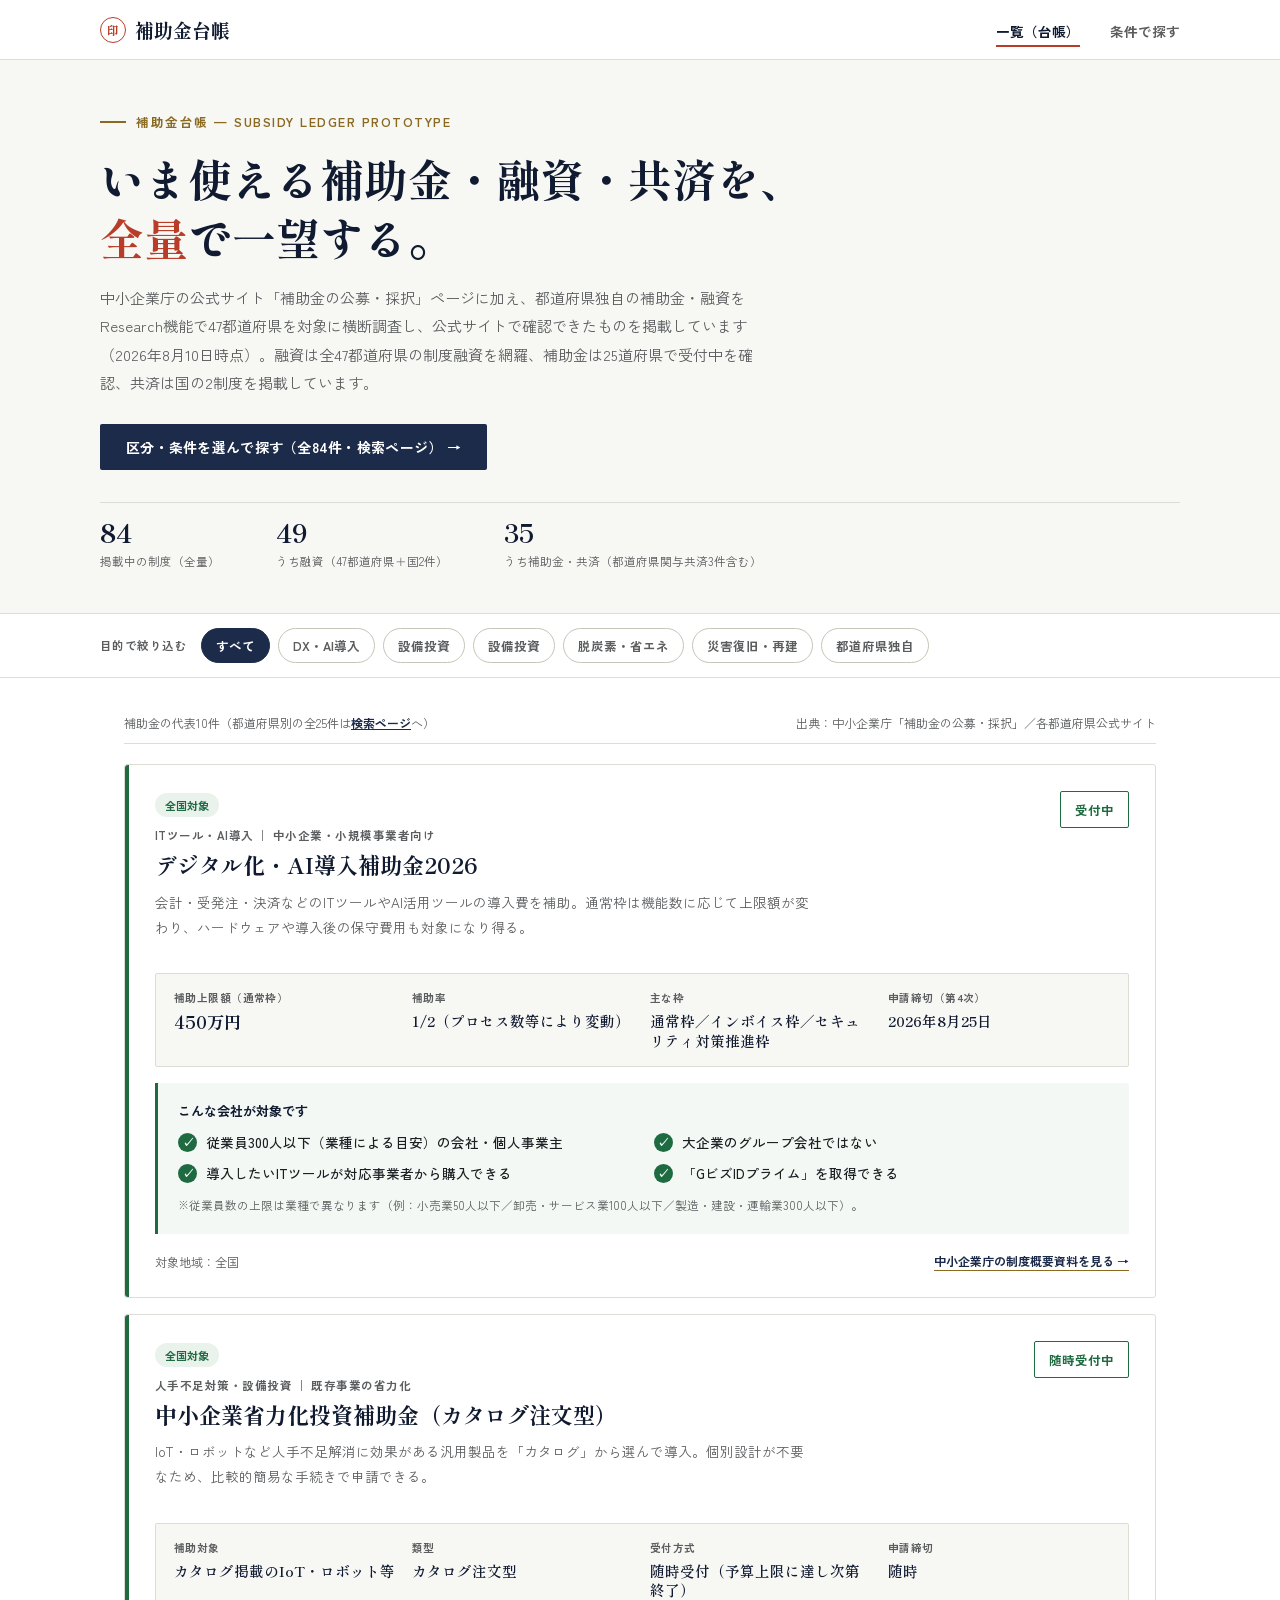
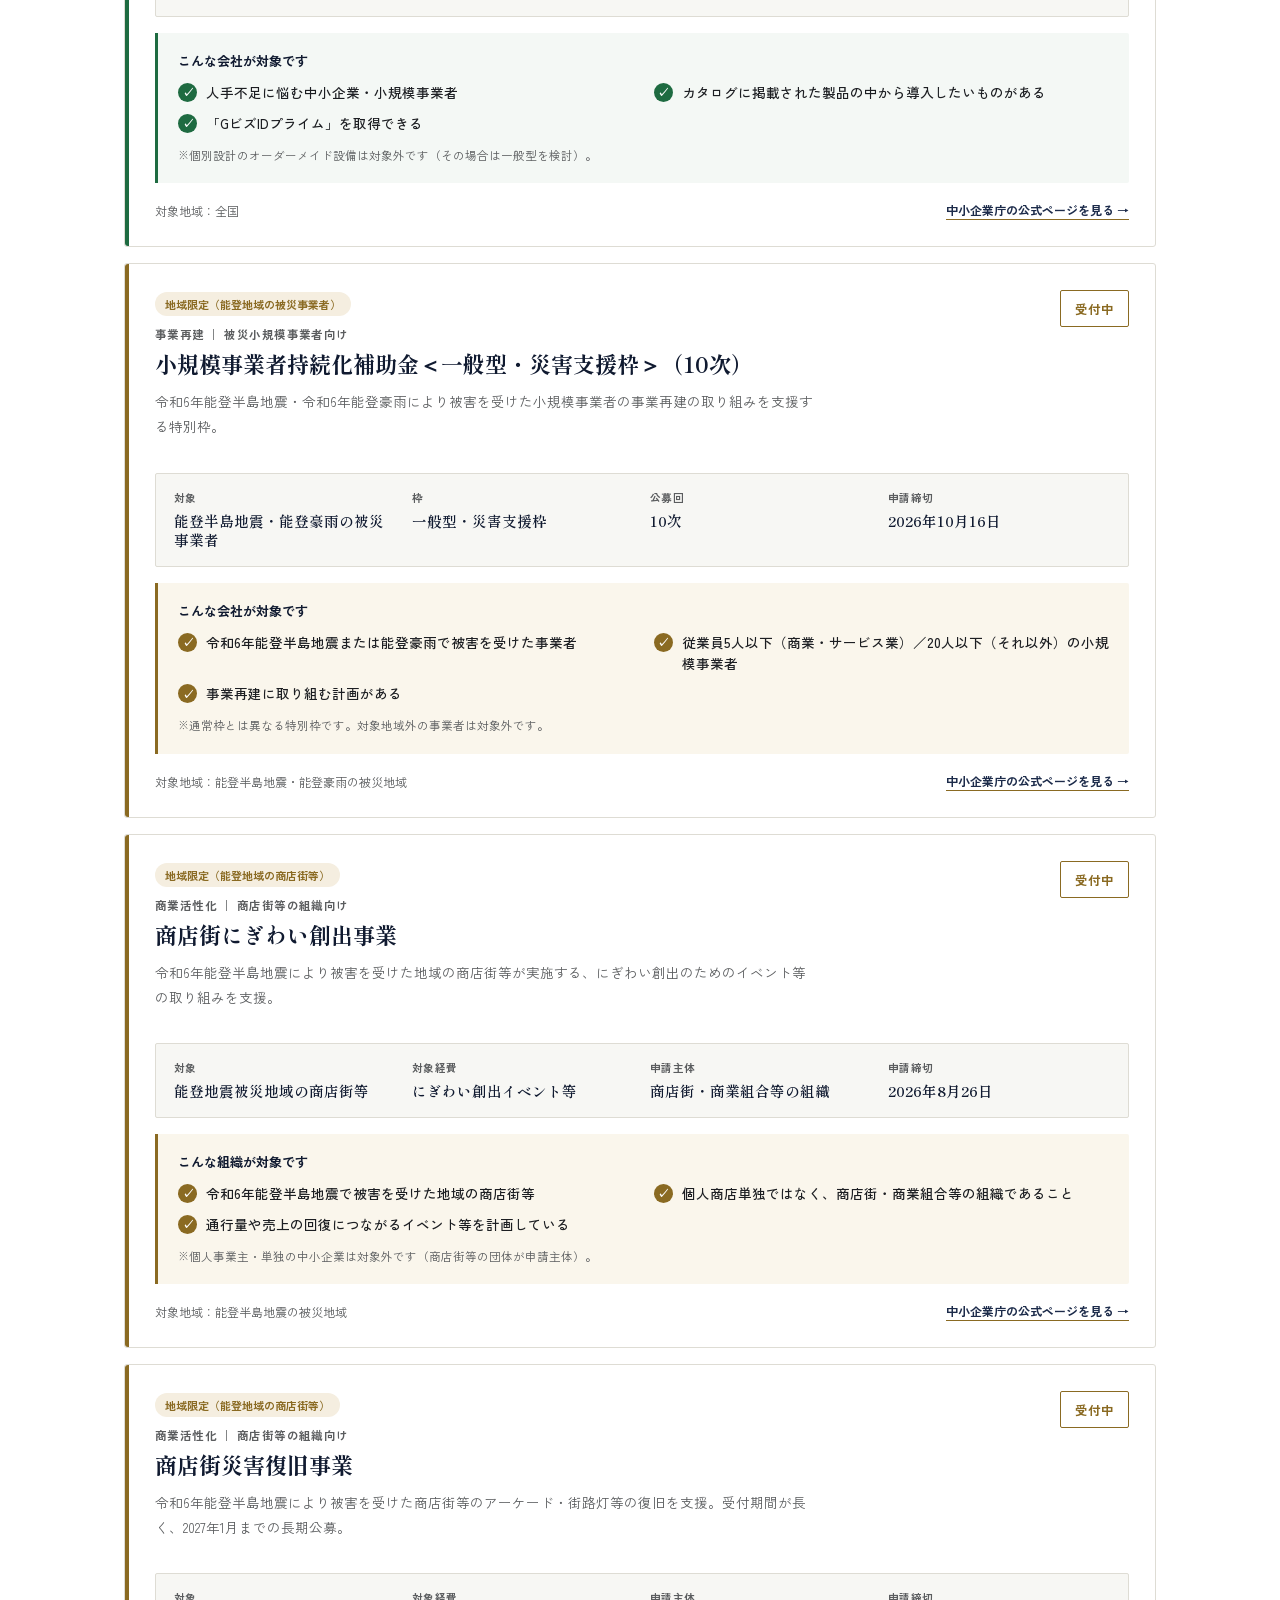
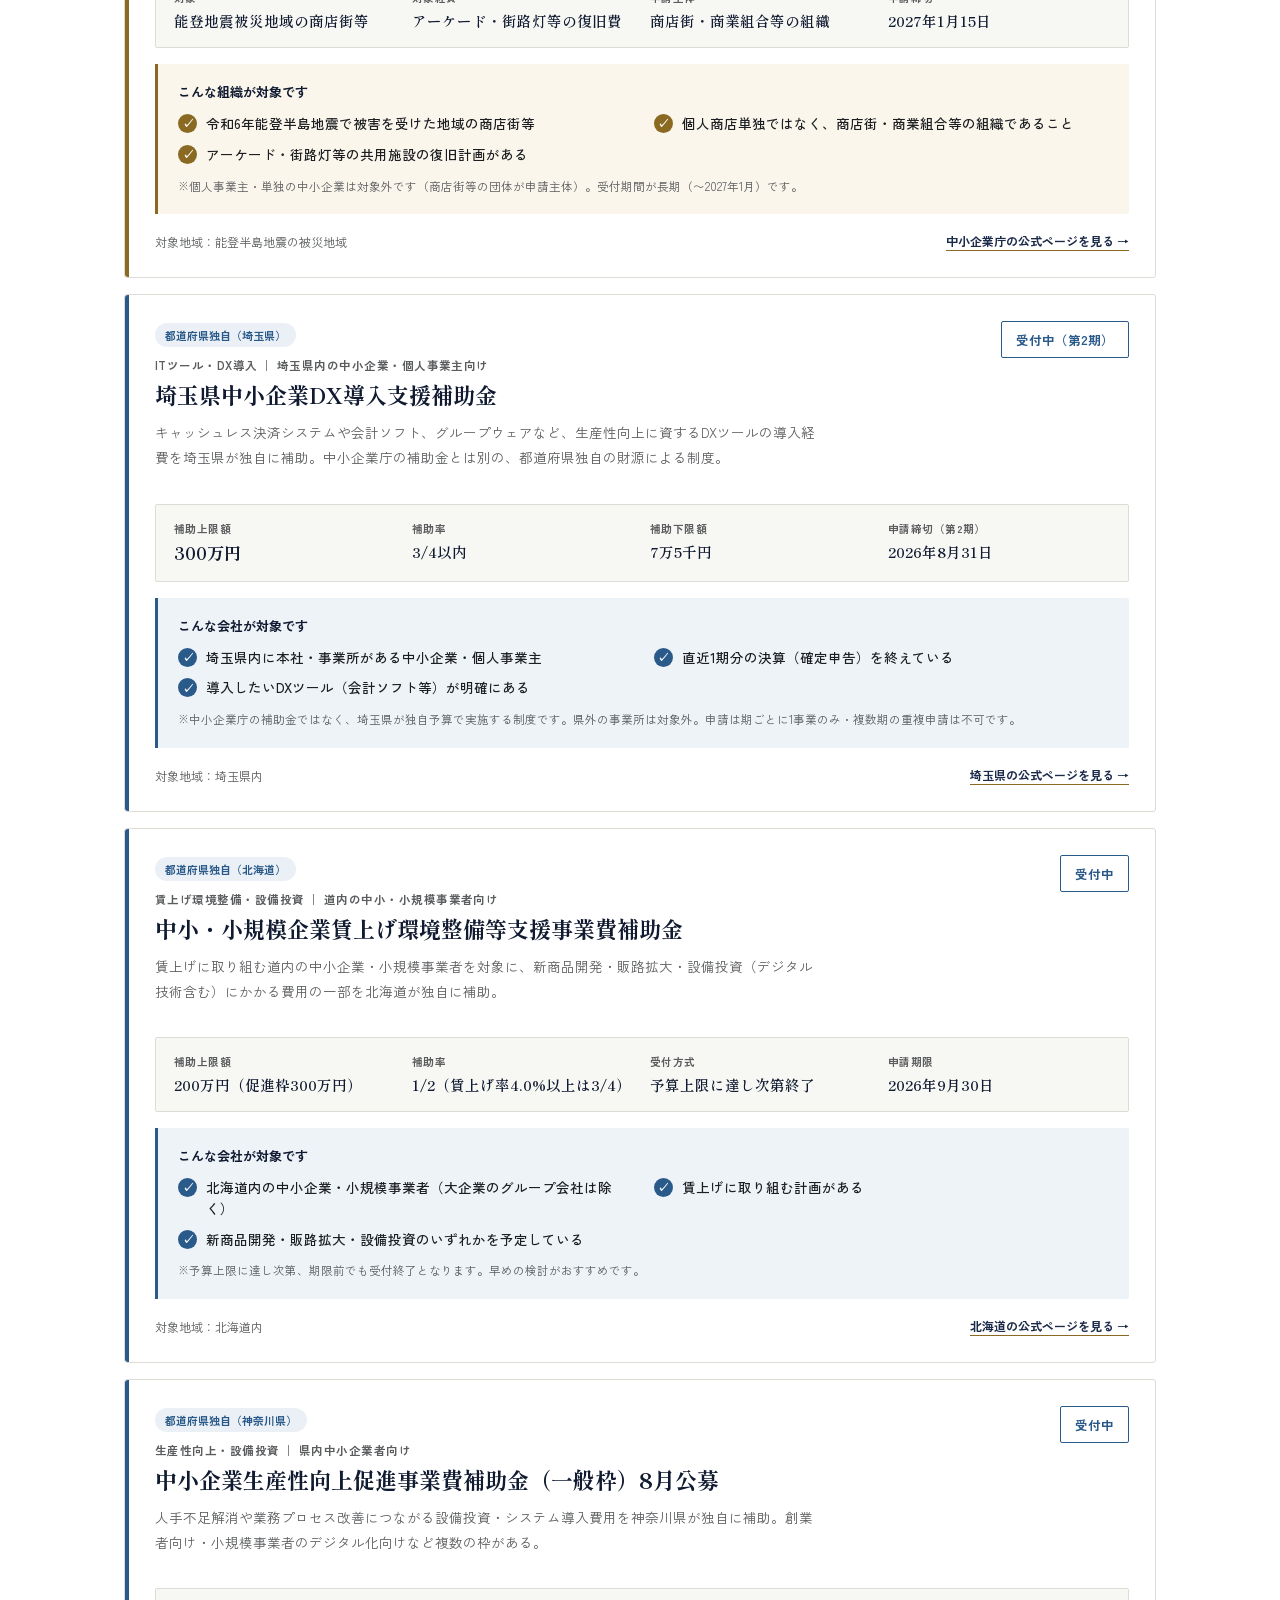
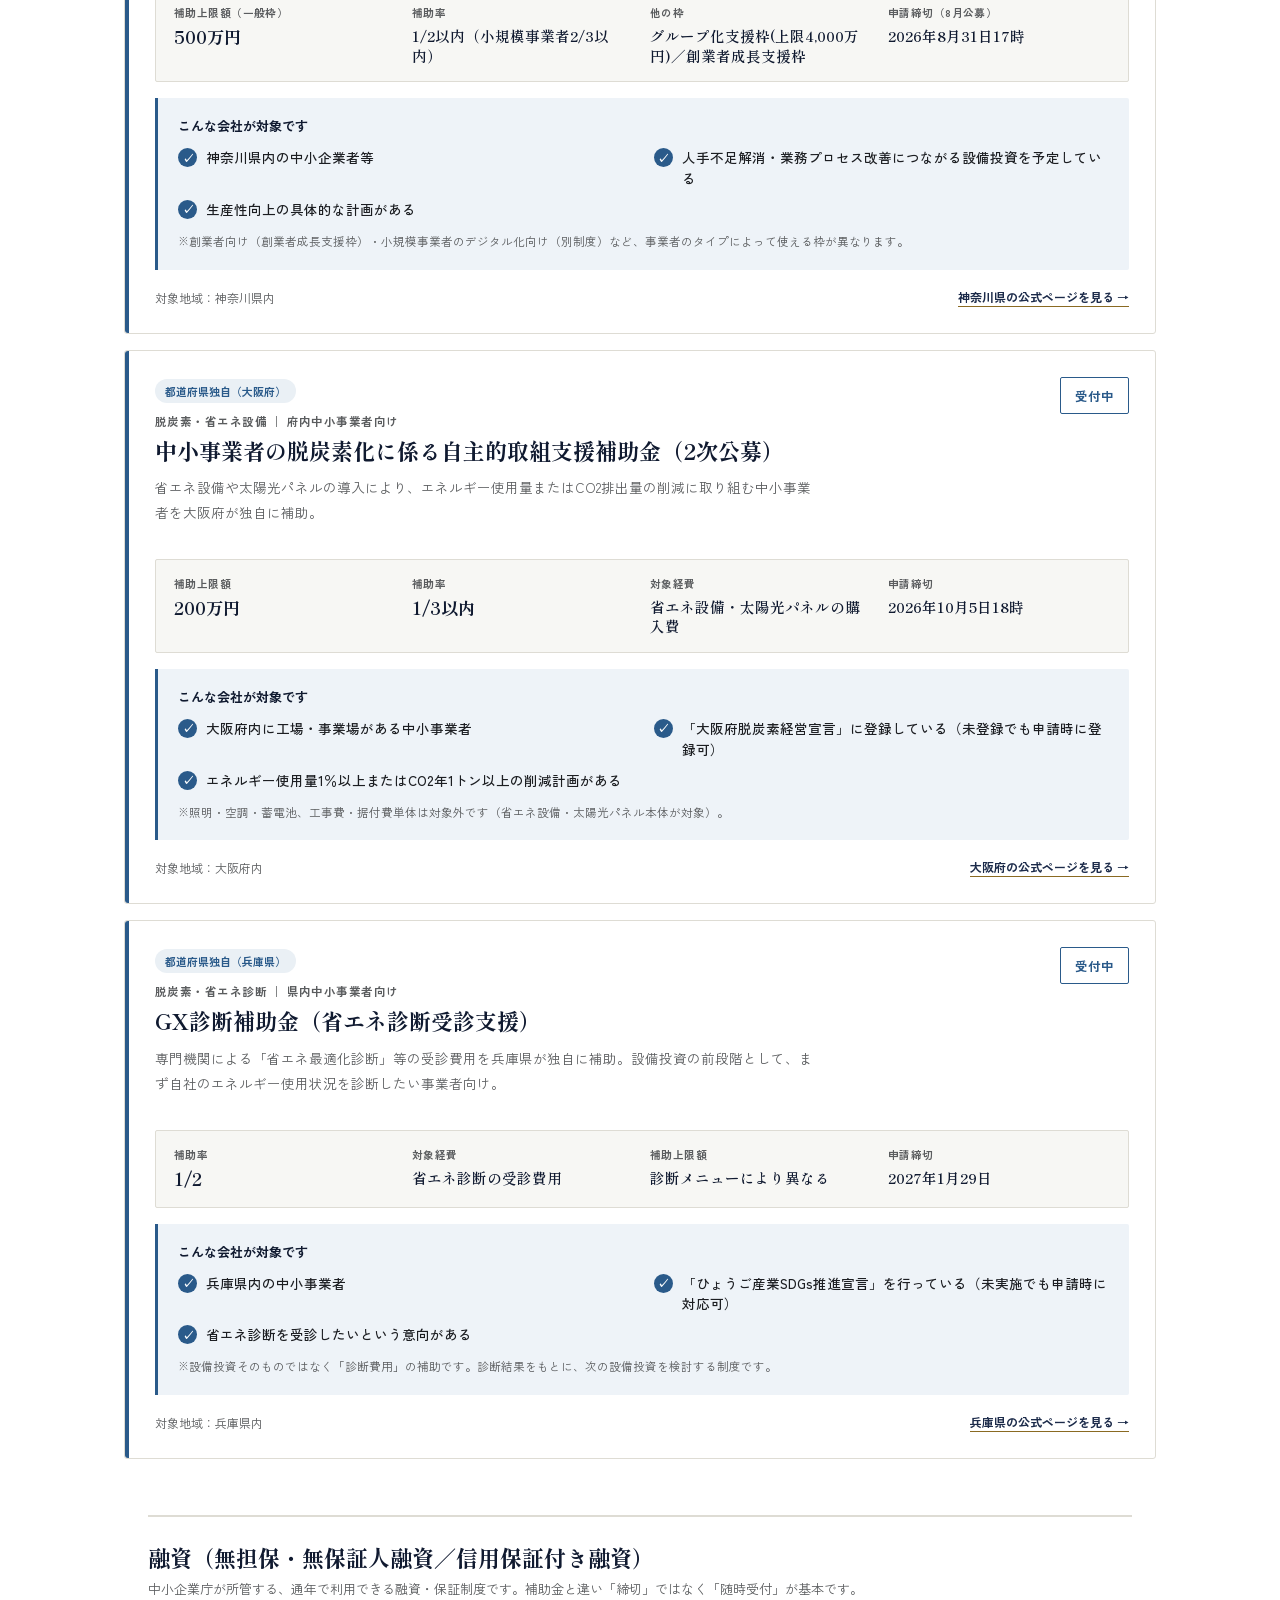
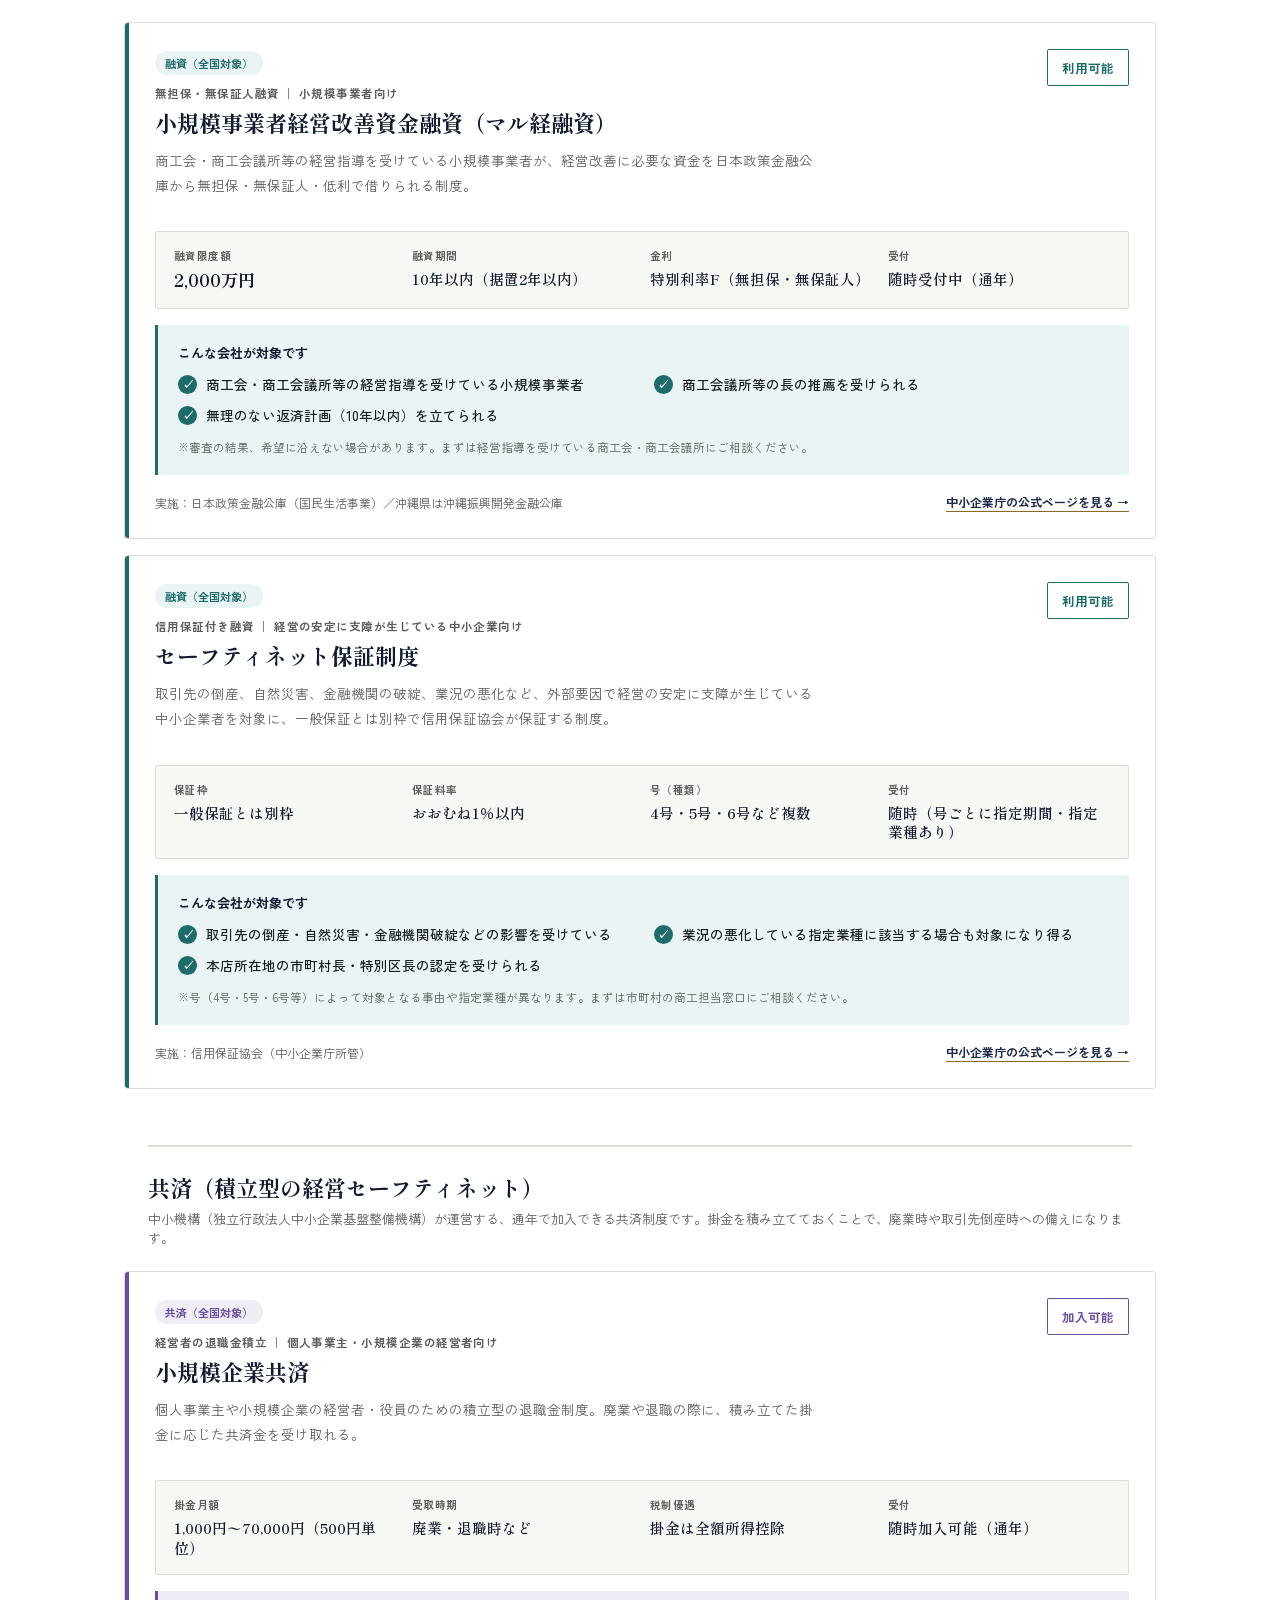
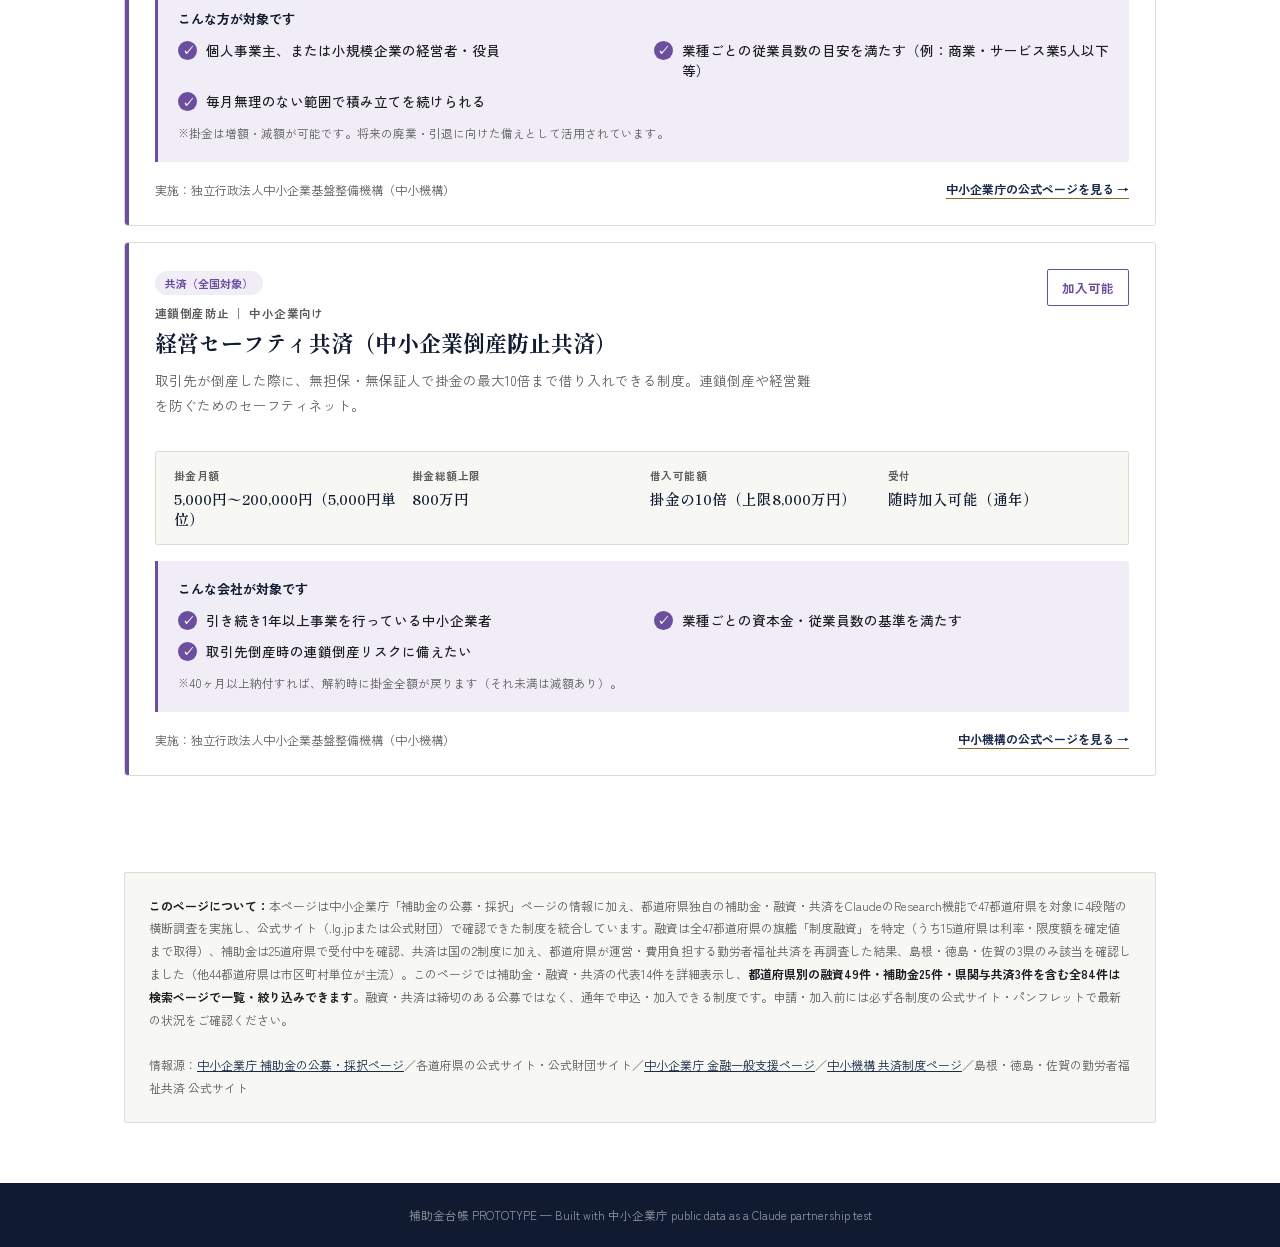
<file: site/index.html>
<!DOCTYPE html>
<html lang="ja">
<head>
<meta charset="UTF-8">
<meta name="viewport" content="width=device-width, initial-scale=1.0">
<title>補助金台帳 ｜ 中小企業庁 受付中の補助金まとめ</title>
<link rel="preconnect" href="https://fonts.googleapis.com">
<link rel="preconnect" href="https://fonts.gstatic.com" crossorigin>
<link href="https://fonts.googleapis.com/css2?family=Shippori+Mincho:wght@400;500;600;700;800&family=Zen+Kaku+Gothic+New:wght@400;500;700;900&display=swap" rel="stylesheet">
<style>
  :root{
    --bg:#FFFFFF;
    --bg-soft:#F7F7F4;
    --line:#DEDCD4;
    --line-strong:#C7C4B8;
    --navy:#1C2B4A;
    --navy-deep:#101A30;
    --vermillion:#B93C28;
    --gold:#8A6A22;
    --text:#1C1E22;
    --text-sub:#5B5D5F;
    --status-open:#1E6B41;
    --status-note:#8A6A22;
    --status-pref:#2A5A8A;
    --status-loan:#1E6B6B;
    --status-kyosai:#6B4E9E;
  }
  *{box-sizing:border-box;}
  html{scroll-behavior:smooth;}
  body{margin:0; background:var(--bg); color:var(--text); font-family:'Zen Kaku Gothic New', sans-serif; -webkit-font-smoothing:antialiased;}
  a{color:inherit;}
  ::selection{background:var(--vermillion); color:#fff;}

  .topbar{background:var(--bg); border-bottom:1px solid var(--line); padding:16px 24px; position:sticky; top:0; z-index:30;}
  .topbar-inner{max-width:1080px; margin:0 auto; display:flex; align-items:center; justify-content:space-between; flex-wrap:wrap; gap:10px;}
  .brand{font-family:'Shippori Mincho', serif; font-weight:800; font-size:19px; display:flex; align-items:center; gap:9px; color:var(--navy-deep);}
  .brand .mark{display:inline-flex; align-items:center; justify-content:center; width:26px; height:26px; border:1.5px solid var(--vermillion); color:var(--vermillion); border-radius:50%; font-size:12px; font-weight:700;}
  .topnav a{font-size:13.5px; font-weight:600; text-decoration:none; color:var(--text-sub); margin-left:26px; border-bottom:2px solid transparent; padding-bottom:4px;}
  .topnav a:hover, .topnav a.active{color:var(--navy-deep); border-color:var(--vermillion);}

  .hero{background:var(--bg-soft); border-bottom:1px solid var(--line); padding:52px 24px 44px;}
  .hero-inner{max-width:1080px; margin:0 auto;}
  .eyebrow{font-size:12.5px; letter-spacing:0.12em; color:var(--gold); font-weight:700; display:flex; align-items:center; gap:10px; margin-bottom:18px;}
  .eyebrow::before{content:""; width:26px; height:2px; background:var(--gold); display:inline-block;}
  h1.title{font-family:'Shippori Mincho', serif; font-weight:800; font-size:clamp(28px, 4.4vw, 44px); line-height:1.35; margin:0 0 16px; color:var(--navy-deep);}
  h1.title .accent{color:var(--vermillion);}
  .lede{font-size:15px; line-height:1.9; color:var(--text-sub); max-width:660px; margin:0 0 26px;}
  .hero-cta{display:inline-block; font-size:14px; font-weight:700; color:#fff; background:var(--navy); padding:13px 26px; text-decoration:none; letter-spacing:0.02em; border-radius:2px;}
  .hero-cta:hover{background:var(--navy-deep);}
  .hero-meta{display:flex; flex-wrap:wrap; border-top:1px solid var(--line); margin-top:32px;}
  .hero-meta-item{padding:16px 28px 0 0; margin-right:28px;}
  .hero-meta-num{font-family:'Shippori Mincho', serif; font-size:26px; font-weight:700; color:var(--navy-deep); line-height:1;}
  .hero-meta-num span.unit{font-size:13px; font-weight:500; margin-left:2px; color:var(--text-sub);}
  .hero-meta-label{font-size:11.5px; color:var(--text-sub); margin-top:8px;}

  .filterbar{position:sticky; top:65px; z-index:20; background:var(--bg); border-bottom:1px solid var(--line); padding:14px 24px;}
  .filterbar-inner{max-width:1080px; margin:0 auto; display:flex; flex-wrap:wrap; gap:8px; align-items:center;}
  .filterbar-label{font-size:11.5px; color:var(--text-sub); letter-spacing:0.04em; margin-right:6px; font-weight:700;}
  .chip{font-family:inherit; font-size:12.5px; padding:7px 14px; border:1px solid var(--line-strong); background:#fff; color:var(--text-sub); border-radius:999px; cursor:pointer; transition:all .15s ease; font-weight:600;}
  .chip:hover{border-color:var(--navy); color:var(--navy);}
  .chip.active{background:var(--navy); border-color:var(--navy); color:#fff;}

  .ledger{max-width:1080px; margin:0 auto; padding:36px 24px 80px;}
  .ledger-caption{font-size:12px; color:var(--text-sub); margin-bottom:20px; display:flex; justify-content:space-between; flex-wrap:wrap; gap:6px; border-bottom:1px solid var(--line); padding-bottom:12px;}

  .card{position:relative; border:1px solid var(--line); border-radius:3px; padding:26px 26px 26px 30px; margin-bottom:16px; transition:border-color .15s ease, box-shadow .15s ease;}
  .card::before{content:""; position:absolute; left:0; top:0; bottom:0; width:4px; background:var(--status-open); border-radius:3px 0 0 3px;}
  .card[data-scope="regional"]::before{background:var(--status-note);}
  .card[data-scope="prefecture"]::before{background:var(--status-pref);}
  .card[data-scope="loan"]::before{background:var(--status-loan);}
  .card[data-scope="kyosai"]::before{background:var(--status-kyosai);}
  .card:hover{border-color:var(--line-strong); box-shadow:0 2px 10px rgba(28,30,34,0.06);}

  .card-head{display:flex; justify-content:space-between; align-items:flex-start; gap:20px; margin-bottom:14px;}
  .card-title-wrap{flex:1; min-width:0;}
  .card-kicker{font-size:11.5px; color:var(--text-sub); letter-spacing:0.04em; margin-bottom:6px; font-weight:600;}
  .card-title{font-family:'Shippori Mincho', serif; font-size:22px; font-weight:700; color:var(--navy-deep); line-height:1.4; margin:0;}
  .card-desc{font-size:13.5px; color:var(--text-sub); line-height:1.85; margin-top:10px; max-width:660px;}

  .status-badge{flex-shrink:0; padding:8px 14px; border:1.5px solid var(--status-open); color:var(--status-open); font-weight:700; font-size:12.5px; text-align:center; white-space:nowrap; border-radius:2px;}
  .status-badge.regional{border-color:var(--status-note); color:var(--status-note);}
  .status-badge.prefecture{border-color:var(--status-pref); color:var(--status-pref);}
  .status-badge.loan{border-color:var(--status-loan); color:var(--status-loan);}
  .status-badge.kyosai{border-color:var(--status-kyosai); color:var(--status-kyosai);}

  .scope-tag{
    display:inline-block; font-size:11px; font-weight:700; padding:4px 10px; border-radius:999px; margin-bottom:10px;
  }
  .scope-tag.nationwide{background:#EAF2EC; color:var(--status-open);}
  .scope-tag.regional{background:#F5EEE0; color:var(--status-note);}
  .scope-tag.prefecture{background:#EAF0F5; color:var(--status-pref);}

  .datarow{display:grid; grid-template-columns:repeat(4, 1fr); gap:16px; margin-top:20px; padding:16px 18px; background:var(--bg-soft); border:1px solid var(--line); border-radius:2px;}
  .datacell-label{font-size:10.5px; color:var(--text-sub); letter-spacing:0.04em; margin-bottom:6px; font-weight:600;}
  .datacell-value{font-family:'Shippori Mincho', serif; font-size:17px; font-weight:700; color:var(--navy-deep); line-height:1.35;}
  .datacell-value.tight{font-size:14.5px; font-weight:600;}

  .eligibility{margin-top:16px; padding:18px 20px; background:#F4F8F5; border-left:3px solid var(--status-open); border-radius:0 2px 2px 0;}
  .card[data-scope="regional"] .eligibility{background:#FAF6EC; border-left-color:var(--status-note);}
  .card[data-scope="prefecture"] .eligibility{background:#EEF3F8; border-left-color:var(--status-pref);}
  .card[data-scope="loan"] .eligibility{background:#EAF4F4; border-left-color:var(--status-loan);}
  .card[data-scope="kyosai"] .eligibility{background:#F1EDF7; border-left-color:var(--status-kyosai);}
  .eligibility-label{font-size:13px; font-weight:700; color:var(--navy-deep); margin-bottom:12px;}
  .check-list{display:grid; grid-template-columns:1fr 1fr; gap:10px 20px;}
  .check-item{display:flex; align-items:flex-start; gap:9px; font-size:13.5px; line-height:1.55; color:var(--text); font-weight:500;}
  .check-item .mark{flex-shrink:0; width:19px; height:19px; border-radius:50%; background:var(--status-open); color:#fff; font-size:12px; font-weight:700; display:flex; align-items:center; justify-content:center; margin-top:1px;}
  .card[data-scope="regional"] .check-item .mark{background:var(--status-note);}
  .card[data-scope="prefecture"] .check-item .mark{background:var(--status-pref);}
  .card[data-scope="loan"] .check-item .mark{background:var(--status-loan);}
  .card[data-scope="kyosai"] .check-item .mark{background:var(--status-kyosai);}
  .section-divider{
    max-width:1080px; margin:56px auto 24px; padding:0 24px;
  }
  .section-divider h2{
    font-family:'Shippori Mincho', serif; font-size:22px; color:var(--navy-deep);
    border-top:2px solid var(--line); padding-top:24px; margin:0 0 6px;
  }
  .section-divider p{font-size:13px; color:var(--text-sub); margin:0;}
  .elig-note{margin-top:12px; font-size:11.5px; color:var(--text-sub); line-height:1.7;}
  @media (max-width:640px){.check-list{grid-template-columns:1fr;}}

  .card-footer{display:flex; justify-content:space-between; align-items:center; margin-top:18px; font-size:12px; color:var(--text-sub); flex-wrap:wrap; gap:8px;}
  .card-footer a{color:var(--navy); text-decoration:none; border-bottom:1px solid var(--gold); padding-bottom:1px; font-weight:700;}
  .card-footer a:hover{color:var(--vermillion); border-color:var(--vermillion);}
  .card[data-hidden="true"]{display:none;}

  .disclaimer{max-width:1080px; margin:0 auto; padding:0 24px 60px;}
  .disclaimer-box{border:1px solid var(--line); background:var(--bg-soft); padding:22px 24px; font-size:12px; line-height:1.9; color:var(--text-sub); border-radius:2px;}
  .disclaimer-box strong{color:var(--text);}
  .disclaimer-box a{color:var(--navy); text-decoration:underline;}
  footer{background:var(--navy-deep); color:rgba(255,255,255,0.55); text-align:center; padding:24px 24px; font-size:11.5px;}

  @media (max-width:640px){.datarow{grid-template-columns:repeat(2, 1fr);} .card-title{font-size:19px;} .filterbar{top:57px;}}
</style>
</head>
<body>

<div class="topbar">
  <div class="topbar-inner">
    <div class="brand"><span class="mark">印</span>補助金台帳</div>
    <nav class="topnav">
      <a href="index.html" class="active">一覧（台帳）</a>
      <a href="search.html">条件で探す</a>
    </nav>
  </div>
</div>

<header class="hero">
  <div class="hero-inner">
    <div class="eyebrow">補助金台帳 — SUBSIDY LEDGER PROTOTYPE</div>
    <h1 class="title">いま使える補助金・融資・共済を、<br><span class="accent">全量</span>で一望する。</h1>
    <p class="lede">中小企業庁の公式サイト「補助金の公募・採択」ページに加え、都道府県独自の補助金・融資をResearch機能で47都道府県を対象に横断調査し、公式サイトで確認できたものを掲載しています（2026年8月10日時点）。融資は全47都道府県の制度融資を網羅、補助金は25道府県で受付中を確認、共済は国の2制度を掲載しています。</p>
    <a href="search.html" class="hero-cta">区分・条件を選んで探す（全84件・検索ページ） →</a>
    <div class="hero-meta">
      <div class="hero-meta-item">
        <div class="hero-meta-num">84</div>
        <div class="hero-meta-label">掲載中の制度（全量）</div>
      </div>
      <div class="hero-meta-item">
        <div class="hero-meta-num">49</div>
        <div class="hero-meta-label">うち融資（47都道府県＋国2件）</div>
      </div>
      <div class="hero-meta-item">
        <div class="hero-meta-num">35</div>
        <div class="hero-meta-label">うち補助金・共済（都道府県関与共済3件含む）</div>
      </div>
    </div>
  </div>
</header>

<div class="filterbar">
  <div class="filterbar-inner">
    <span class="filterbar-label">目的で絞り込む</span>
    <button class="chip active" data-filter="all">すべて</button>
    <button class="chip" data-filter="DX・AI">DX・AI導入</button>
    <button class="chip" data-filter="設備投資">設備投資</button>
    <button class="chip" data-filter="設備投資">設備投資</button>
    <button class="chip" data-filter="脱炭素">脱炭素・省エネ</button>
    <button class="chip" data-filter="災害復旧">災害復旧・再建</button>
    <button class="chip" data-filter="都道府県">都道府県独自</button>
  </div>
</div>

<main class="ledger">
  <div class="ledger-caption">
    <span>補助金の代表10件（都道府県別の全25件は<a href="search.html" style="color:var(--navy); font-weight:700;">検索ページ</a>へ）</span>
    <span>出典：中小企業庁「補助金の公募・採択」／各都道府県公式サイト</span>
  </div>

  <!-- 1 -->
  <article class="card" data-scope="nationwide" data-tags="DX・AI">
    <div class="card-head">
      <div class="card-title-wrap">
        <span class="scope-tag nationwide">全国対象</span>
        <div class="card-kicker">ITツール・AI導入 ｜ 中小企業・小規模事業者向け</div>
        <h2 class="card-title">デジタル化・AI導入補助金2026</h2>
        <p class="card-desc">会計・受発注・決済などのITツールやAI活用ツールの導入費を補助。通常枠は機能数に応じて上限額が変わり、ハードウェアや導入後の保守費用も対象になり得る。</p>
      </div>
      <div class="status-badge">受付中</div>
    </div>
    <div class="datarow">
      <div><div class="datacell-label">補助上限額（通常枠）</div><div class="datacell-value">450万円</div></div>
      <div><div class="datacell-label">補助率</div><div class="datacell-value tight">1/2（プロセス数等により変動）</div></div>
      <div><div class="datacell-label">主な枠</div><div class="datacell-value tight">通常枠／インボイス枠／セキュリティ対策推進枠</div></div>
      <div><div class="datacell-label">申請締切（第4次）</div><div class="datacell-value tight">2026年8月25日</div></div>
    </div>
    <div class="eligibility">
      <div class="eligibility-label">こんな会社が対象です</div>
      <div class="check-list">
        <div class="check-item"><span class="mark">✓</span>従業員300人以下（業種による目安）の会社・個人事業主</div>
        <div class="check-item"><span class="mark">✓</span>大企業のグループ会社ではない</div>
        <div class="check-item"><span class="mark">✓</span>導入したいITツールが対応事業者から購入できる</div>
        <div class="check-item"><span class="mark">✓</span>「GビズIDプライム」を取得できる</div>
      </div>
      <div class="elig-note">※従業員数の上限は業種で異なります（例：小売業50人以下／卸売・サービス業100人以下／製造・建設・運輸業300人以下）。</div>
    </div>
    <div class="card-footer">
      <span>対象地域：全国</span>
      <a href="https://www.chusho.meti.go.jp/koukai/yosan/r8/digital_ai_summary.pdf" target="_blank" rel="noopener">中小企業庁の制度概要資料を見る →</a>
    </div>
  </article>

  <!-- 2 -->
  <article class="card" data-scope="nationwide" data-tags="設備投資">
    <div class="card-head">
      <div class="card-title-wrap">
        <span class="scope-tag nationwide">全国対象</span>
        <div class="card-kicker">人手不足対策・設備投資 ｜ 既存事業の省力化</div>
        <h2 class="card-title">中小企業省力化投資補助金（カタログ注文型）</h2>
        <p class="card-desc">IoT・ロボットなど人手不足解消に効果がある汎用製品を「カタログ」から選んで導入。個別設計が不要なため、比較的簡易な手続きで申請できる。</p>
      </div>
      <div class="status-badge">随時受付中</div>
    </div>
    <div class="datarow">
      <div><div class="datacell-label">補助対象</div><div class="datacell-value tight">カタログ掲載のIoT・ロボット等</div></div>
      <div><div class="datacell-label">類型</div><div class="datacell-value tight">カタログ注文型</div></div>
      <div><div class="datacell-label">受付方式</div><div class="datacell-value tight">随時受付（予算上限に達し次第終了）</div></div>
      <div><div class="datacell-label">申請締切</div><div class="datacell-value tight">随時</div></div>
    </div>
    <div class="eligibility">
      <div class="eligibility-label">こんな会社が対象です</div>
      <div class="check-list">
        <div class="check-item"><span class="mark">✓</span>人手不足に悩む中小企業・小規模事業者</div>
        <div class="check-item"><span class="mark">✓</span>カタログに掲載された製品の中から導入したいものがある</div>
        <div class="check-item"><span class="mark">✓</span>「GビズIDプライム」を取得できる</div>
      </div>
      <div class="elig-note">※個別設計のオーダーメイド設備は対象外です（その場合は一般型を検討）。</div>
    </div>
    <div class="card-footer">
      <span>対象地域：全国</span>
      <a href="https://www.chusho.meti.go.jp/keiei/sapoin/index.html" target="_blank" rel="noopener">中小企業庁の公式ページを見る →</a>
    </div>
  </article>

  <!-- 3 -->
  <article class="card" data-scope="regional" data-tags="災害復旧">
    <div class="card-head">
      <div class="card-title-wrap">
        <span class="scope-tag regional">地域限定（能登地域の被災事業者）</span>
        <div class="card-kicker">事業再建 ｜ 被災小規模事業者向け</div>
        <h2 class="card-title">小規模事業者持続化補助金＜一般型・災害支援枠＞（10次）</h2>
        <p class="card-desc">令和6年能登半島地震・令和6年能登豪雨により被害を受けた小規模事業者の事業再建の取り組みを支援する特別枠。</p>
      </div>
      <div class="status-badge regional">受付中</div>
    </div>
    <div class="datarow">
      <div><div class="datacell-label">対象</div><div class="datacell-value tight">能登半島地震・能登豪雨の被災事業者</div></div>
      <div><div class="datacell-label">枠</div><div class="datacell-value tight">一般型・災害支援枠</div></div>
      <div><div class="datacell-label">公募回</div><div class="datacell-value tight">10次</div></div>
      <div><div class="datacell-label">申請締切</div><div class="datacell-value tight">2026年10月16日</div></div>
    </div>
    <div class="eligibility">
      <div class="eligibility-label">こんな会社が対象です</div>
      <div class="check-list">
        <div class="check-item"><span class="mark">✓</span>令和6年能登半島地震または能登豪雨で被害を受けた事業者</div>
        <div class="check-item"><span class="mark">✓</span>従業員5人以下（商業・サービス業）／20人以下（それ以外）の小規模事業者</div>
        <div class="check-item"><span class="mark">✓</span>事業再建に取り組む計画がある</div>
      </div>
      <div class="elig-note">※通常枠とは異なる特別枠です。対象地域外の事業者は対象外です。</div>
    </div>
    <div class="card-footer">
      <span>対象地域：能登半島地震・能登豪雨の被災地域</span>
      <a href="https://www.chusho.meti.go.jp/koukai/hojyokin/kobo/2026/260630001.html" target="_blank" rel="noopener">中小企業庁の公式ページを見る →</a>
    </div>
  </article>

  <!-- 4 -->
  <article class="card" data-scope="regional" data-tags="災害復旧">
    <div class="card-head">
      <div class="card-title-wrap">
        <span class="scope-tag regional">地域限定（能登地域の商店街等）</span>
        <div class="card-kicker">商業活性化 ｜ 商店街等の組織向け</div>
        <h2 class="card-title">商店街にぎわい創出事業</h2>
        <p class="card-desc">令和6年能登半島地震により被害を受けた地域の商店街等が実施する、にぎわい創出のためのイベント等の取り組みを支援。</p>
      </div>
      <div class="status-badge regional">受付中</div>
    </div>
    <div class="datarow">
      <div><div class="datacell-label">対象</div><div class="datacell-value tight">能登地震被災地域の商店街等</div></div>
      <div><div class="datacell-label">対象経費</div><div class="datacell-value tight">にぎわい創出イベント等</div></div>
      <div><div class="datacell-label">申請主体</div><div class="datacell-value tight">商店街・商業組合等の組織</div></div>
      <div><div class="datacell-label">申請締切</div><div class="datacell-value tight">2026年8月26日</div></div>
    </div>
    <div class="eligibility">
      <div class="eligibility-label">こんな組織が対象です</div>
      <div class="check-list">
        <div class="check-item"><span class="mark">✓</span>令和6年能登半島地震で被害を受けた地域の商店街等</div>
        <div class="check-item"><span class="mark">✓</span>個人商店単独ではなく、商店街・商業組合等の組織であること</div>
        <div class="check-item"><span class="mark">✓</span>通行量や売上の回復につながるイベント等を計画している</div>
      </div>
      <div class="elig-note">※個人事業主・単独の中小企業は対象外です（商店街等の団体が申請主体）。</div>
    </div>
    <div class="card-footer">
      <span>対象地域：能登半島地震の被災地域</span>
      <a href="https://www.chusho.meti.go.jp/shogyo/shogyo/index.html" target="_blank" rel="noopener">中小企業庁の公式ページを見る →</a>
    </div>
  </article>

  <!-- 5 -->
  <article class="card" data-scope="regional" data-tags="災害復旧">
    <div class="card-head">
      <div class="card-title-wrap">
        <span class="scope-tag regional">地域限定（能登地域の商店街等）</span>
        <div class="card-kicker">商業活性化 ｜ 商店街等の組織向け</div>
        <h2 class="card-title">商店街災害復旧事業</h2>
        <p class="card-desc">令和6年能登半島地震により被害を受けた商店街等のアーケード・街路灯等の復旧を支援。受付期間が長く、2027年1月までの長期公募。</p>
      </div>
      <div class="status-badge regional">受付中</div>
    </div>
    <div class="datarow">
      <div><div class="datacell-label">対象</div><div class="datacell-value tight">能登地震被災地域の商店街等</div></div>
      <div><div class="datacell-label">対象経費</div><div class="datacell-value tight">アーケード・街路灯等の復旧費</div></div>
      <div><div class="datacell-label">申請主体</div><div class="datacell-value tight">商店街・商業組合等の組織</div></div>
      <div><div class="datacell-label">申請締切</div><div class="datacell-value tight">2027年1月15日</div></div>
    </div>
    <div class="eligibility">
      <div class="eligibility-label">こんな組織が対象です</div>
      <div class="check-list">
        <div class="check-item"><span class="mark">✓</span>令和6年能登半島地震で被害を受けた地域の商店街等</div>
        <div class="check-item"><span class="mark">✓</span>個人商店単独ではなく、商店街・商業組合等の組織であること</div>
        <div class="check-item"><span class="mark">✓</span>アーケード・街路灯等の共用施設の復旧計画がある</div>
      </div>
      <div class="elig-note">※個人事業主・単独の中小企業は対象外です（商店街等の団体が申請主体）。受付期間が長期（〜2027年1月）です。</div>
    </div>
    <div class="card-footer">
      <span>対象地域：能登半島地震の被災地域</span>
      <a href="https://www.chusho.meti.go.jp/shogyo/shogyo/index.html" target="_blank" rel="noopener">中小企業庁の公式ページを見る →</a>
    </div>
  </article>
  <!-- 6 -->
  <article class="card" data-scope="prefecture" data-tags="都道府県 DX・AI">
    <div class="card-head">
      <div class="card-title-wrap">
        <span class="scope-tag prefecture">都道府県独自（埼玉県）</span>
        <div class="card-kicker">ITツール・DX導入 ｜ 埼玉県内の中小企業・個人事業主向け</div>
        <h2 class="card-title">埼玉県中小企業DX導入支援補助金</h2>
        <p class="card-desc">キャッシュレス決済システムや会計ソフト、グループウェアなど、生産性向上に資するDXツールの導入経費を埼玉県が独自に補助。中小企業庁の補助金とは別の、都道府県独自の財源による制度。</p>
      </div>
      <div class="status-badge prefecture">受付中（第2期）</div>
    </div>
    <div class="datarow">
      <div><div class="datacell-label">補助上限額</div><div class="datacell-value">300万円</div></div>
      <div><div class="datacell-label">補助率</div><div class="datacell-value tight">3/4以内</div></div>
      <div><div class="datacell-label">補助下限額</div><div class="datacell-value tight">7万5千円</div></div>
      <div><div class="datacell-label">申請締切（第2期）</div><div class="datacell-value tight">2026年8月31日</div></div>
    </div>
    <div class="eligibility">
      <div class="eligibility-label">こんな会社が対象です</div>
      <div class="check-list">
        <div class="check-item"><span class="mark">✓</span>埼玉県内に本社・事業所がある中小企業・個人事業主</div>
        <div class="check-item"><span class="mark">✓</span>直近1期分の決算（確定申告）を終えている</div>
        <div class="check-item"><span class="mark">✓</span>導入したいDXツール（会計ソフト等）が明確にある</div>
      </div>
      <div class="elig-note">※中小企業庁の補助金ではなく、埼玉県が独自予算で実施する制度です。県外の事業所は対象外。申請は期ごとに1事業のみ・複数期の重複申請は不可です。</div>
    </div>
    <div class="card-footer">
      <span>対象地域：埼玉県内</span>
      <a href="https://www.pref.saitama.lg.jp/a0803/dx_jigyousyashien/dx_index.html" target="_blank" rel="noopener">埼玉県の公式ページを見る →</a>
    </div>
  </article>
  <!-- 7 -->
  <article class="card" data-scope="prefecture" data-tags="都道府県 設備投資">
    <div class="card-head">
      <div class="card-title-wrap">
        <span class="scope-tag prefecture">都道府県独自（北海道）</span>
        <div class="card-kicker">賃上げ環境整備・設備投資 ｜ 道内の中小・小規模事業者向け</div>
        <h2 class="card-title">中小・小規模企業賃上げ環境整備等支援事業費補助金</h2>
        <p class="card-desc">賃上げに取り組む道内の中小企業・小規模事業者を対象に、新商品開発・販路拡大・設備投資（デジタル技術含む）にかかる費用の一部を北海道が独自に補助。</p>
      </div>
      <div class="status-badge prefecture">受付中</div>
    </div>
    <div class="datarow">
      <div><div class="datacell-label">補助上限額</div><div class="datacell-value tight">200万円（促進枠300万円）</div></div>
      <div><div class="datacell-label">補助率</div><div class="datacell-value tight">1/2（賃上げ率4.0%以上は3/4）</div></div>
      <div><div class="datacell-label">受付方式</div><div class="datacell-value tight">予算上限に達し次第終了</div></div>
      <div><div class="datacell-label">申請期限</div><div class="datacell-value tight">2026年9月30日</div></div>
    </div>
    <div class="eligibility">
      <div class="eligibility-label">こんな会社が対象です</div>
      <div class="check-list">
        <div class="check-item"><span class="mark">✓</span>北海道内の中小企業・小規模事業者（大企業のグループ会社は除く）</div>
        <div class="check-item"><span class="mark">✓</span>賃上げに取り組む計画がある</div>
        <div class="check-item"><span class="mark">✓</span>新商品開発・販路拡大・設備投資のいずれかを予定している</div>
      </div>
      <div class="elig-note">※予算上限に達し次第、期限前でも受付終了となります。早めの検討がおすすめです。</div>
    </div>
    <div class="card-footer">
      <span>対象地域：北海道内</span>
      <a href="https://www.pref.hokkaido.lg.jp/kz/csk/249117.html" target="_blank" rel="noopener">北海道の公式ページを見る →</a>
    </div>
  </article>

  <!-- 8 -->
  <article class="card" data-scope="prefecture" data-tags="都道府県 設備投資">
    <div class="card-head">
      <div class="card-title-wrap">
        <span class="scope-tag prefecture">都道府県独自（神奈川県）</span>
        <div class="card-kicker">生産性向上・設備投資 ｜ 県内中小企業者向け</div>
        <h2 class="card-title">中小企業生産性向上促進事業費補助金（一般枠）8月公募</h2>
        <p class="card-desc">人手不足解消や業務プロセス改善につながる設備投資・システム導入費用を神奈川県が独自に補助。創業者向け・小規模事業者のデジタル化向けなど複数の枠がある。</p>
      </div>
      <div class="status-badge prefecture">受付中</div>
    </div>
    <div class="datarow">
      <div><div class="datacell-label">補助上限額（一般枠）</div><div class="datacell-value">500万円</div></div>
      <div><div class="datacell-label">補助率</div><div class="datacell-value tight">1/2以内（小規模事業者2/3以内）</div></div>
      <div><div class="datacell-label">他の枠</div><div class="datacell-value tight">グループ化支援枠(上限4,000万円)／創業者成長支援枠</div></div>
      <div><div class="datacell-label">申請締切（8月公募）</div><div class="datacell-value tight">2026年8月31日17時</div></div>
    </div>
    <div class="eligibility">
      <div class="eligibility-label">こんな会社が対象です</div>
      <div class="check-list">
        <div class="check-item"><span class="mark">✓</span>神奈川県内の中小企業者等</div>
        <div class="check-item"><span class="mark">✓</span>人手不足解消・業務プロセス改善につながる設備投資を予定している</div>
        <div class="check-item"><span class="mark">✓</span>生産性向上の具体的な計画がある</div>
      </div>
      <div class="elig-note">※創業者向け（創業者成長支援枠）・小規模事業者のデジタル化向け（別制度）など、事業者のタイプによって使える枠が異なります。</div>
    </div>
    <div class="card-footer">
      <span>対象地域：神奈川県内</span>
      <a href="https://www.pref.kanagawa.jp/docs/m2w/prs/r2625041.html" target="_blank" rel="noopener">神奈川県の公式ページを見る →</a>
    </div>
  </article>

  <!-- 9 -->
  <article class="card" data-scope="prefecture" data-tags="都道府県 脱炭素">
    <div class="card-head">
      <div class="card-title-wrap">
        <span class="scope-tag prefecture">都道府県独自（大阪府）</span>
        <div class="card-kicker">脱炭素・省エネ設備 ｜ 府内中小事業者向け</div>
        <h2 class="card-title">中小事業者の脱炭素化に係る自主的取組支援補助金（2次公募）</h2>
        <p class="card-desc">省エネ設備や太陽光パネルの導入により、エネルギー使用量またはCO2排出量の削減に取り組む中小事業者を大阪府が独自に補助。</p>
      </div>
      <div class="status-badge prefecture">受付中</div>
    </div>
    <div class="datarow">
      <div><div class="datacell-label">補助上限額</div><div class="datacell-value">200万円</div></div>
      <div><div class="datacell-label">補助率</div><div class="datacell-value">1/3以内</div></div>
      <div><div class="datacell-label">対象経費</div><div class="datacell-value tight">省エネ設備・太陽光パネルの購入費</div></div>
      <div><div class="datacell-label">申請締切</div><div class="datacell-value tight">2026年10月5日18時</div></div>
    </div>
    <div class="eligibility">
      <div class="eligibility-label">こんな会社が対象です</div>
      <div class="check-list">
        <div class="check-item"><span class="mark">✓</span>大阪府内に工場・事業場がある中小事業者</div>
        <div class="check-item"><span class="mark">✓</span>「大阪府脱炭素経営宣言」に登録している（未登録でも申請時に登録可）</div>
        <div class="check-item"><span class="mark">✓</span>エネルギー使用量1％以上またはCO2年1トン以上の削減計画がある</div>
      </div>
      <div class="elig-note">※照明・空調・蓄電池、工事費・据付費単体は対象外です（省エネ設備・太陽光パネル本体が対象）。</div>
    </div>
    <div class="card-footer">
      <span>対象地域：大阪府内</span>
      <a href="https://www.pref.osaka.lg.jp/o120020/eneseisaku/sec/plan2_subsidy.html" target="_blank" rel="noopener">大阪府の公式ページを見る →</a>
    </div>
  </article>

  <!-- 10 -->
  <article class="card" data-scope="prefecture" data-tags="都道府県 脱炭素">
    <div class="card-head">
      <div class="card-title-wrap">
        <span class="scope-tag prefecture">都道府県独自（兵庫県）</span>
        <div class="card-kicker">脱炭素・省エネ診断 ｜ 県内中小事業者向け</div>
        <h2 class="card-title">GX診断補助金（省エネ診断受診支援）</h2>
        <p class="card-desc">専門機関による「省エネ最適化診断」等の受診費用を兵庫県が独自に補助。設備投資の前段階として、まず自社のエネルギー使用状況を診断したい事業者向け。</p>
      </div>
      <div class="status-badge prefecture">受付中</div>
    </div>
    <div class="datarow">
      <div><div class="datacell-label">補助率</div><div class="datacell-value">1/2</div></div>
      <div><div class="datacell-label">対象経費</div><div class="datacell-value tight">省エネ診断の受診費用</div></div>
      <div><div class="datacell-label">補助上限額</div><div class="datacell-value tight">診断メニューにより異なる</div></div>
      <div><div class="datacell-label">申請締切</div><div class="datacell-value tight">2027年1月29日</div></div>
    </div>
    <div class="eligibility">
      <div class="eligibility-label">こんな会社が対象です</div>
      <div class="check-list">
        <div class="check-item"><span class="mark">✓</span>兵庫県内の中小事業者</div>
        <div class="check-item"><span class="mark">✓</span>「ひょうご産業SDGs推進宣言」を行っている（未実施でも申請時に対応可）</div>
        <div class="check-item"><span class="mark">✓</span>省エネ診断を受診したいという意向がある</div>
      </div>
      <div class="elig-note">※設備投資そのものではなく「診断費用」の補助です。診断結果をもとに、次の設備投資を検討する制度です。</div>
    </div>
    <div class="card-footer">
      <span>対象地域：兵庫県内</span>
      <a href="https://web.pref.hyogo.lg.jp/sr07/sdgs.html" target="_blank" rel="noopener">兵庫県の公式ページを見る →</a>
    </div>
  </article>
  <div class="section-divider">
    <h2>融資（無担保・無保証人融資／信用保証付き融資）</h2>
    <p>中小企業庁が所管する、通年で利用できる融資・保証制度です。補助金と違い「締切」ではなく「随時受付」が基本です。</p>
  </div>

  <!-- 融資1 -->
  <article class="card" data-scope="loan" data-tags="設備投資">
    <div class="card-head">
      <div class="card-title-wrap">
        <span class="scope-tag prefecture" style="background:#EAF4F4; color:var(--status-loan);">融資（全国対象）</span>
        <div class="card-kicker">無担保・無保証人融資 ｜ 小規模事業者向け</div>
        <h2 class="card-title">小規模事業者経営改善資金融資（マル経融資）</h2>
        <p class="card-desc">商工会・商工会議所等の経営指導を受けている小規模事業者が、経営改善に必要な資金を日本政策金融公庫から無担保・無保証人・低利で借りられる制度。</p>
      </div>
      <div class="status-badge loan">利用可能</div>
    </div>
    <div class="datarow">
      <div><div class="datacell-label">融資限度額</div><div class="datacell-value">2,000万円</div></div>
      <div><div class="datacell-label">融資期間</div><div class="datacell-value tight">10年以内（据置2年以内）</div></div>
      <div><div class="datacell-label">金利</div><div class="datacell-value tight">特別利率F（無担保・無保証人）</div></div>
      <div><div class="datacell-label">受付</div><div class="datacell-value tight">随時受付中（通年）</div></div>
    </div>
    <div class="eligibility">
      <div class="eligibility-label">こんな会社が対象です</div>
      <div class="check-list">
        <div class="check-item"><span class="mark">✓</span>商工会・商工会議所等の経営指導を受けている小規模事業者</div>
        <div class="check-item"><span class="mark">✓</span>商工会議所等の長の推薦を受けられる</div>
        <div class="check-item"><span class="mark">✓</span>無理のない返済計画（10年以内）を立てられる</div>
      </div>
      <div class="elig-note">※審査の結果、希望に沿えない場合があります。まずは経営指導を受けている商工会・商工会議所にご相談ください。</div>
    </div>
    <div class="card-footer">
      <span>実施：日本政策金融公庫（国民生活事業）／沖縄県は沖縄振興開発金融公庫</span>
      <a href="https://www.chusho.meti.go.jp/keiei/shokibo/marukei/" target="_blank" rel="noopener">中小企業庁の公式ページを見る →</a>
    </div>
  </article>

  <!-- 融資2 -->
  <article class="card" data-scope="loan" data-tags="設備投資">
    <div class="card-head">
      <div class="card-title-wrap">
        <span class="scope-tag prefecture" style="background:#EAF4F4; color:var(--status-loan);">融資（全国対象）</span>
        <div class="card-kicker">信用保証付き融資 ｜ 経営の安定に支障が生じている中小企業向け</div>
        <h2 class="card-title">セーフティネット保証制度</h2>
        <p class="card-desc">取引先の倒産、自然災害、金融機関の破綻、業況の悪化など、外部要因で経営の安定に支障が生じている中小企業者を対象に、一般保証とは別枠で信用保証協会が保証する制度。</p>
      </div>
      <div class="status-badge loan">利用可能</div>
    </div>
    <div class="datarow">
      <div><div class="datacell-label">保証枠</div><div class="datacell-value tight">一般保証とは別枠</div></div>
      <div><div class="datacell-label">保証料率</div><div class="datacell-value tight">おおむね1％以内</div></div>
      <div><div class="datacell-label">号（種類）</div><div class="datacell-value tight">4号・5号・6号など複数</div></div>
      <div><div class="datacell-label">受付</div><div class="datacell-value tight">随時（号ごとに指定期間・指定業種あり）</div></div>
    </div>
    <div class="eligibility">
      <div class="eligibility-label">こんな会社が対象です</div>
      <div class="check-list">
        <div class="check-item"><span class="mark">✓</span>取引先の倒産・自然災害・金融機関破綻などの影響を受けている</div>
        <div class="check-item"><span class="mark">✓</span>業況の悪化している指定業種に該当する場合も対象になり得る</div>
        <div class="check-item"><span class="mark">✓</span>本店所在地の市町村長・特別区長の認定を受けられる</div>
      </div>
      <div class="elig-note">※号（4号・5号・6号等）によって対象となる事由や指定業種が異なります。まずは市町村の商工担当窓口にご相談ください。</div>
    </div>
    <div class="card-footer">
      <span>実施：信用保証協会（中小企業庁所管）</span>
      <a href="https://www.chusho.meti.go.jp/kinyu/sefu_net_gaiyou.html" target="_blank" rel="noopener">中小企業庁の公式ページを見る →</a>
    </div>
  </article>

  <div class="section-divider">
    <h2>共済（積立型の経営セーフティネット）</h2>
    <p>中小機構（独立行政法人中小企業基盤整備機構）が運営する、通年で加入できる共済制度です。掛金を積み立てておくことで、廃業時や取引先倒産時への備えになります。</p>
  </div>

  <!-- 共済1 -->
  <article class="card" data-scope="kyosai" data-tags="設備投資">
    <div class="card-head">
      <div class="card-title-wrap">
        <span class="scope-tag prefecture" style="background:#F1EDF7; color:var(--status-kyosai);">共済（全国対象）</span>
        <div class="card-kicker">経営者の退職金積立 ｜ 個人事業主・小規模企業の経営者向け</div>
        <h2 class="card-title">小規模企業共済</h2>
        <p class="card-desc">個人事業主や小規模企業の経営者・役員のための積立型の退職金制度。廃業や退職の際に、積み立てた掛金に応じた共済金を受け取れる。</p>
      </div>
      <div class="status-badge kyosai">加入可能</div>
    </div>
    <div class="datarow">
      <div><div class="datacell-label">掛金月額</div><div class="datacell-value tight">1,000円〜70,000円（500円単位）</div></div>
      <div><div class="datacell-label">受取時期</div><div class="datacell-value tight">廃業・退職時など</div></div>
      <div><div class="datacell-label">税制優遇</div><div class="datacell-value tight">掛金は全額所得控除</div></div>
      <div><div class="datacell-label">受付</div><div class="datacell-value tight">随時加入可能（通年）</div></div>
    </div>
    <div class="eligibility">
      <div class="eligibility-label">こんな方が対象です</div>
      <div class="check-list">
        <div class="check-item"><span class="mark">✓</span>個人事業主、または小規模企業の経営者・役員</div>
        <div class="check-item"><span class="mark">✓</span>業種ごとの従業員数の目安を満たす（例：商業・サービス業5人以下等）</div>
        <div class="check-item"><span class="mark">✓</span>毎月無理のない範囲で積み立てを続けられる</div>
      </div>
      <div class="elig-note">※掛金は増額・減額が可能です。将来の廃業・引退に向けた備えとして活用されています。</div>
    </div>
    <div class="card-footer">
      <span>実施：独立行政法人中小企業基盤整備機構（中小機構）</span>
      <a href="https://www.chusho.meti.go.jp/faq/faq/faq15_shokibokyosai.html" target="_blank" rel="noopener">中小企業庁の公式ページを見る →</a>
    </div>
  </article>

  <!-- 共済2 -->
  <article class="card" data-scope="kyosai" data-tags="設備投資">
    <div class="card-head">
      <div class="card-title-wrap">
        <span class="scope-tag prefecture" style="background:#F1EDF7; color:var(--status-kyosai);">共済（全国対象）</span>
        <div class="card-kicker">連鎖倒産防止 ｜ 中小企業向け</div>
        <h2 class="card-title">経営セーフティ共済（中小企業倒産防止共済）</h2>
        <p class="card-desc">取引先が倒産した際に、無担保・無保証人で掛金の最大10倍まで借り入れできる制度。連鎖倒産や経営難を防ぐためのセーフティネット。</p>
      </div>
      <div class="status-badge kyosai">加入可能</div>
    </div>
    <div class="datarow">
      <div><div class="datacell-label">掛金月額</div><div class="datacell-value tight">5,000円〜200,000円（5,000円単位）</div></div>
      <div><div class="datacell-label">掛金総額上限</div><div class="datacell-value tight">800万円</div></div>
      <div><div class="datacell-label">借入可能額</div><div class="datacell-value tight">掛金の10倍（上限8,000万円）</div></div>
      <div><div class="datacell-label">受付</div><div class="datacell-value tight">随時加入可能（通年）</div></div>
    </div>
    <div class="eligibility">
      <div class="eligibility-label">こんな会社が対象です</div>
      <div class="check-list">
        <div class="check-item"><span class="mark">✓</span>引き続き1年以上事業を行っている中小企業者</div>
        <div class="check-item"><span class="mark">✓</span>業種ごとの資本金・従業員数の基準を満たす</div>
        <div class="check-item"><span class="mark">✓</span>取引先倒産時の連鎖倒産リスクに備えたい</div>
      </div>
      <div class="elig-note">※40ヶ月以上納付すれば、解約時に掛金全額が戻ります（それ未満は減額あり）。</div>
    </div>
    <div class="card-footer">
      <span>実施：独立行政法人中小企業基盤整備機構（中小機構）</span>
      <a href="https://www.smrj.go.jp/kyosai/tkyosai/features/" target="_blank" rel="noopener">中小機構の公式ページを見る →</a>
    </div>
  </article>

</main>

<div class="disclaimer">
  <div class="disclaimer-box">
    <strong>このページについて：</strong>本ページは中小企業庁「補助金の公募・採択」ページの情報に加え、都道府県独自の補助金・融資・共済をClaudeのResearch機能で47都道府県を対象に4段階の横断調査を実施し、公式サイト（.lg.jpまたは公式財団）で確認できた制度を統合しています。融資は全47都道府県の旗艦「制度融資」を特定（うち15道府県は利率・限度額を確定値まで取得）、補助金は25道府県で受付中を確認、共済は国の2制度に加え、都道府県が運営・費用負担する勤労者福祉共済を再調査した結果、島根・徳島・佐賀の3県のみ該当を確認しました（他44都道府県は市区町村単位が主流）。このページでは補助金・融資・共済の代表14件を詳細表示し、<strong>都道府県別の融資49件・補助金25件・県関与共済3件を含む全84件は検索ページで一覧・絞り込みできます</strong>。融資・共済は締切のある公募ではなく、通年で申込・加入できる制度です。申請・加入前には必ず各制度の公式サイト・パンフレットで最新の状況をご確認ください。<br><br>
    情報源：<a href="https://www.chusho.meti.go.jp/koukai/hojyokin/index.html" target="_blank" rel="noopener">中小企業庁 補助金の公募・採択ページ</a>／各道府県の公式サイト・公式財団サイト／<a href="https://www.chusho.meti.go.jp/kinyu/index.html" target="_blank" rel="noopener">中小企業庁 金融一般支援ページ</a>／<a href="https://www.smrj.go.jp/kyosai/" target="_blank" rel="noopener">中小機構 共済制度ページ</a>／島根・徳島・佐賀の勤労者福祉共済 公式サイト
  </div>
</div>

<footer>補助金台帳 PROTOTYPE — Built with 中小企業庁 public data as a Claude partnership test</footer>

<script>
  const chips = document.querySelectorAll('.chip');
  const cards = document.querySelectorAll('.card');
  chips.forEach(chip => {
    chip.addEventListener('click', () => {
      chips.forEach(c => c.classList.remove('active'));
      chip.classList.add('active');
      const filter = chip.dataset.filter;
      cards.forEach(card => {
        const tags = card.dataset.tags || '';
        const match = filter === 'all' || tags.includes(filter);
        card.dataset.hidden = match ? 'false' : 'true';
      });
    });
  });
</script>

</body>
</html>
</file>
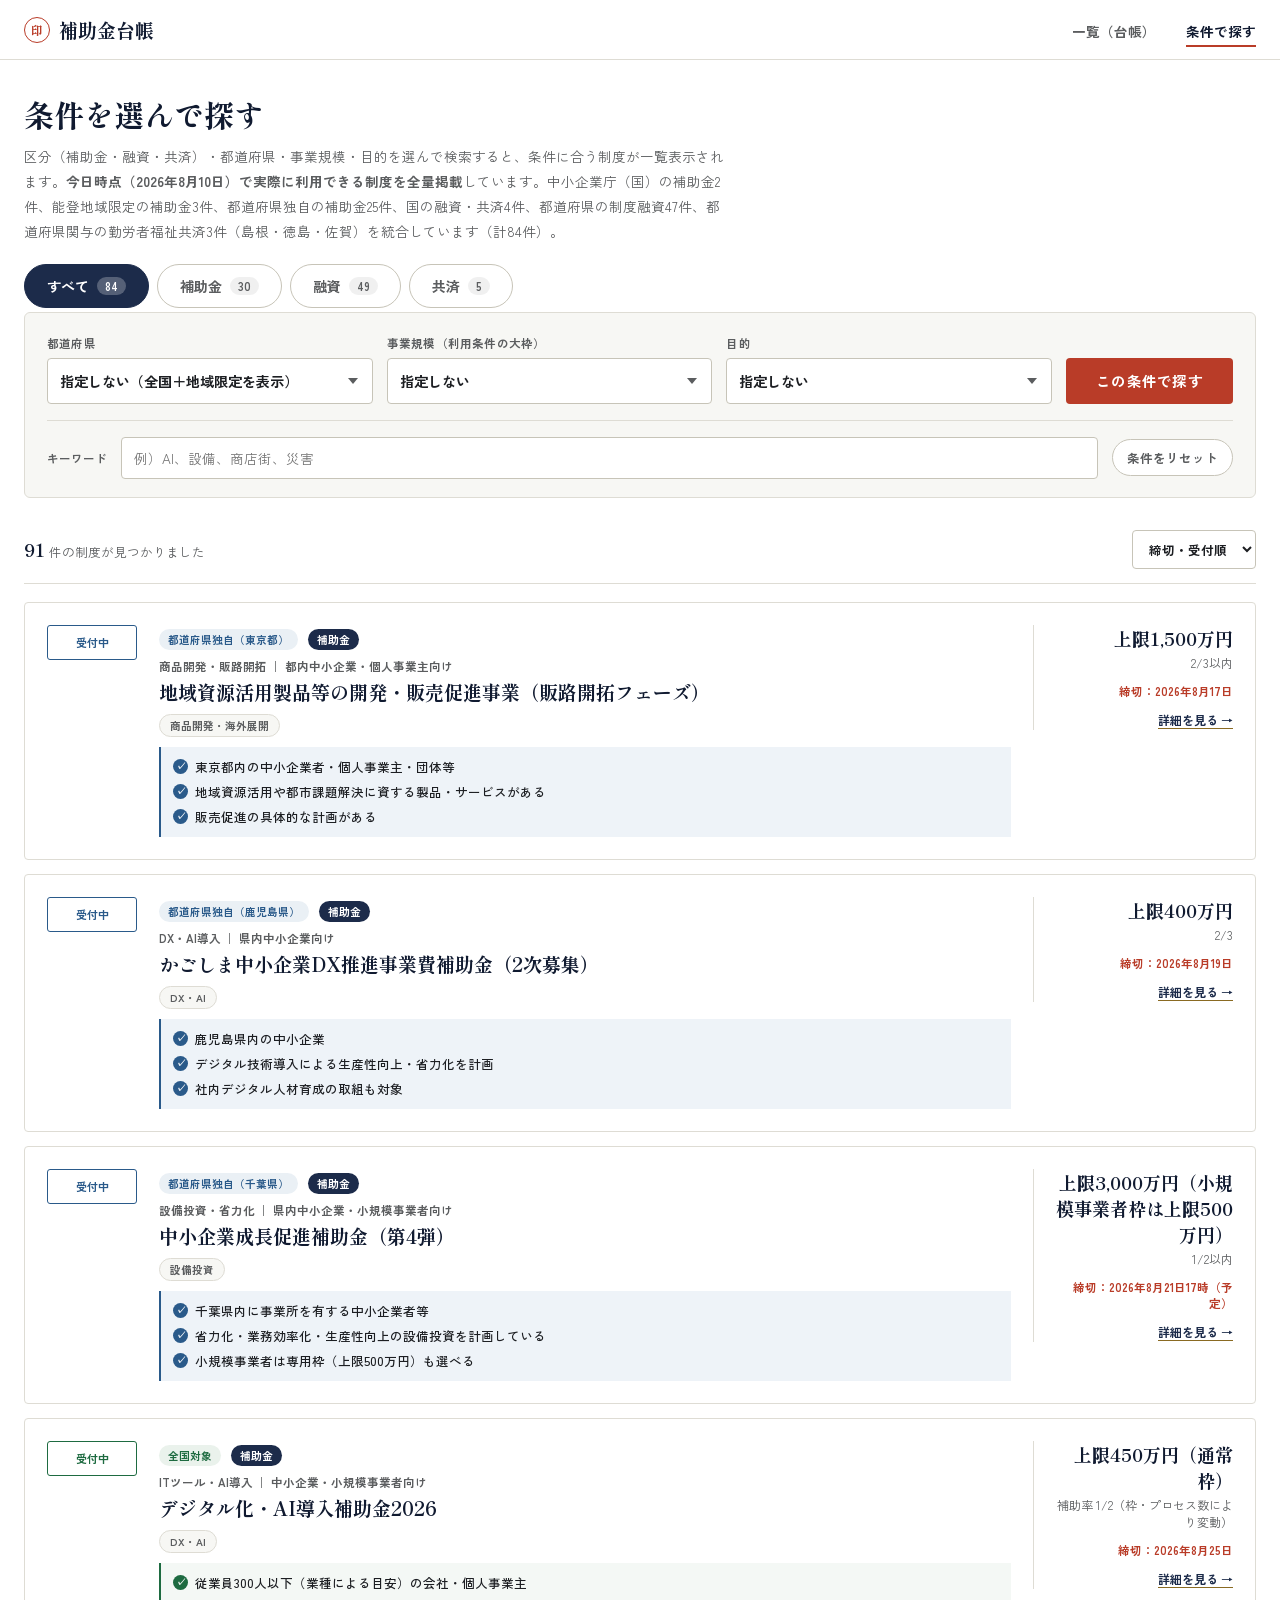
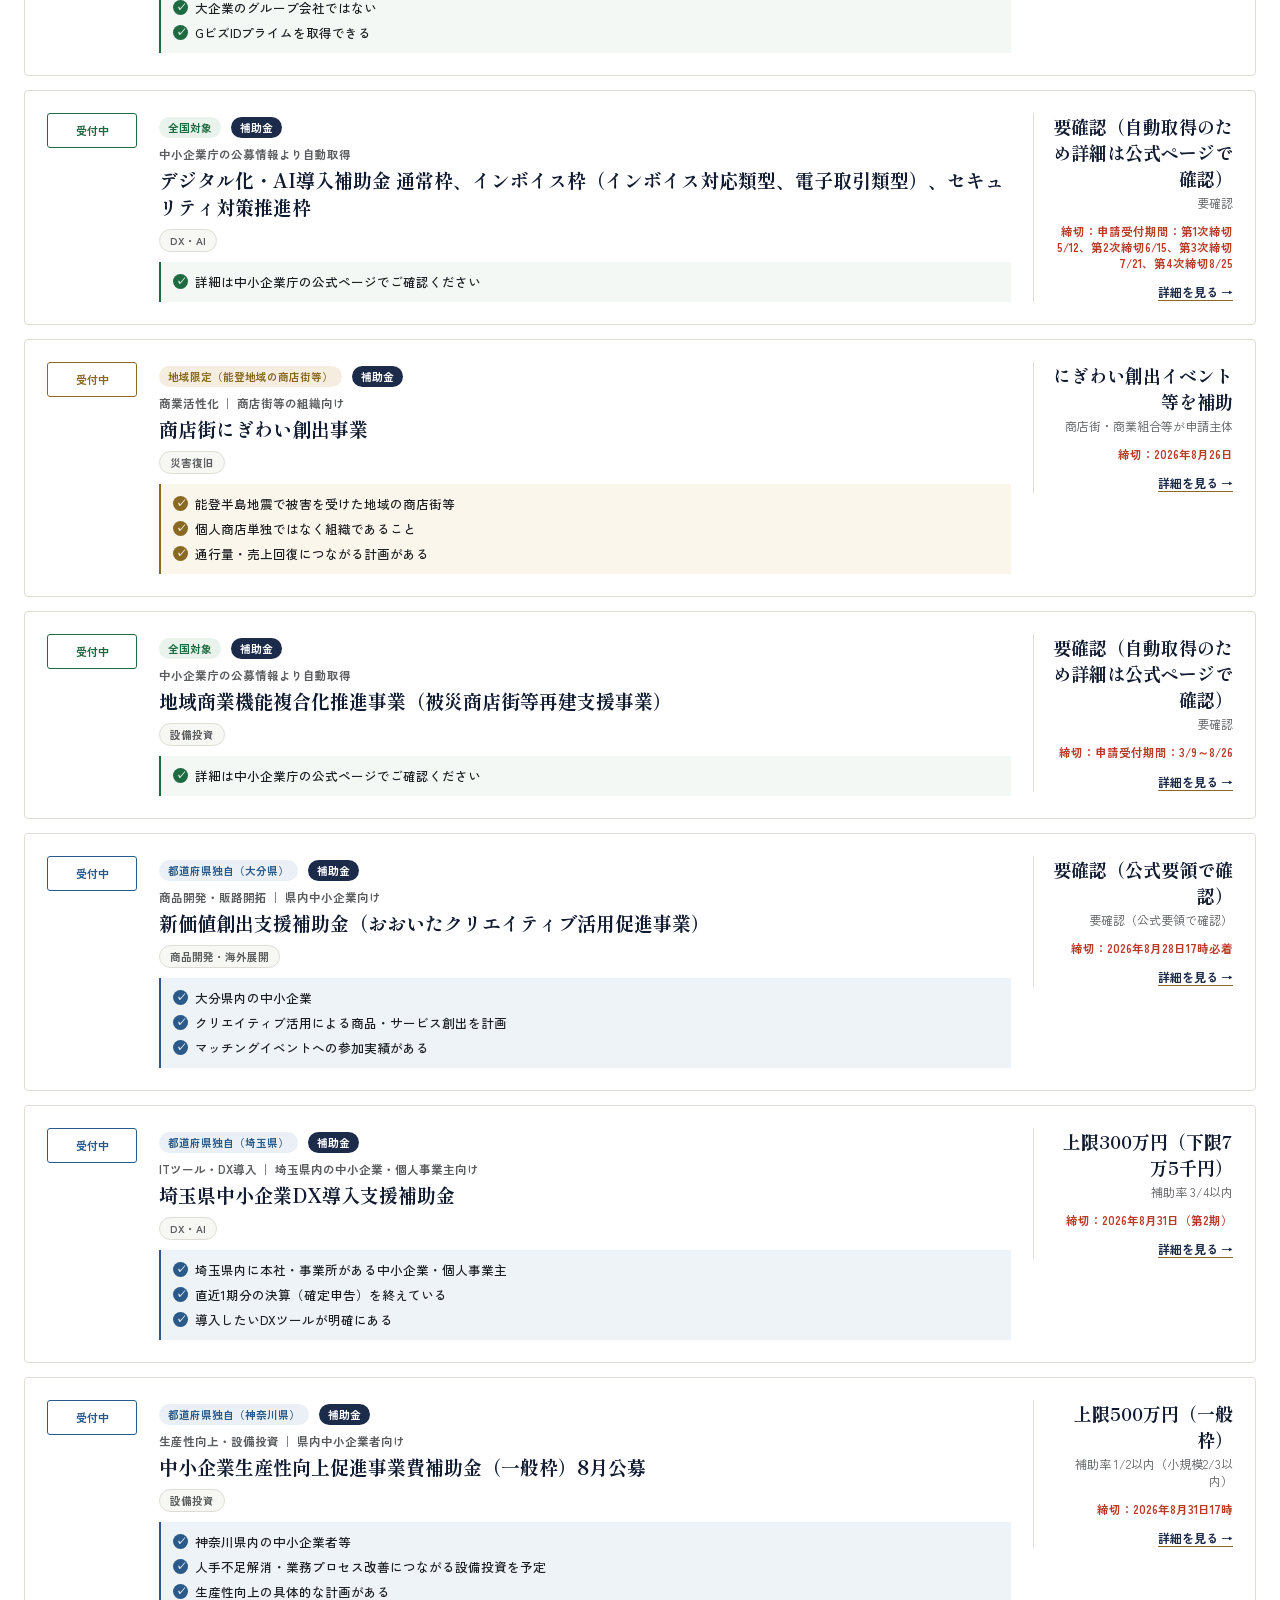
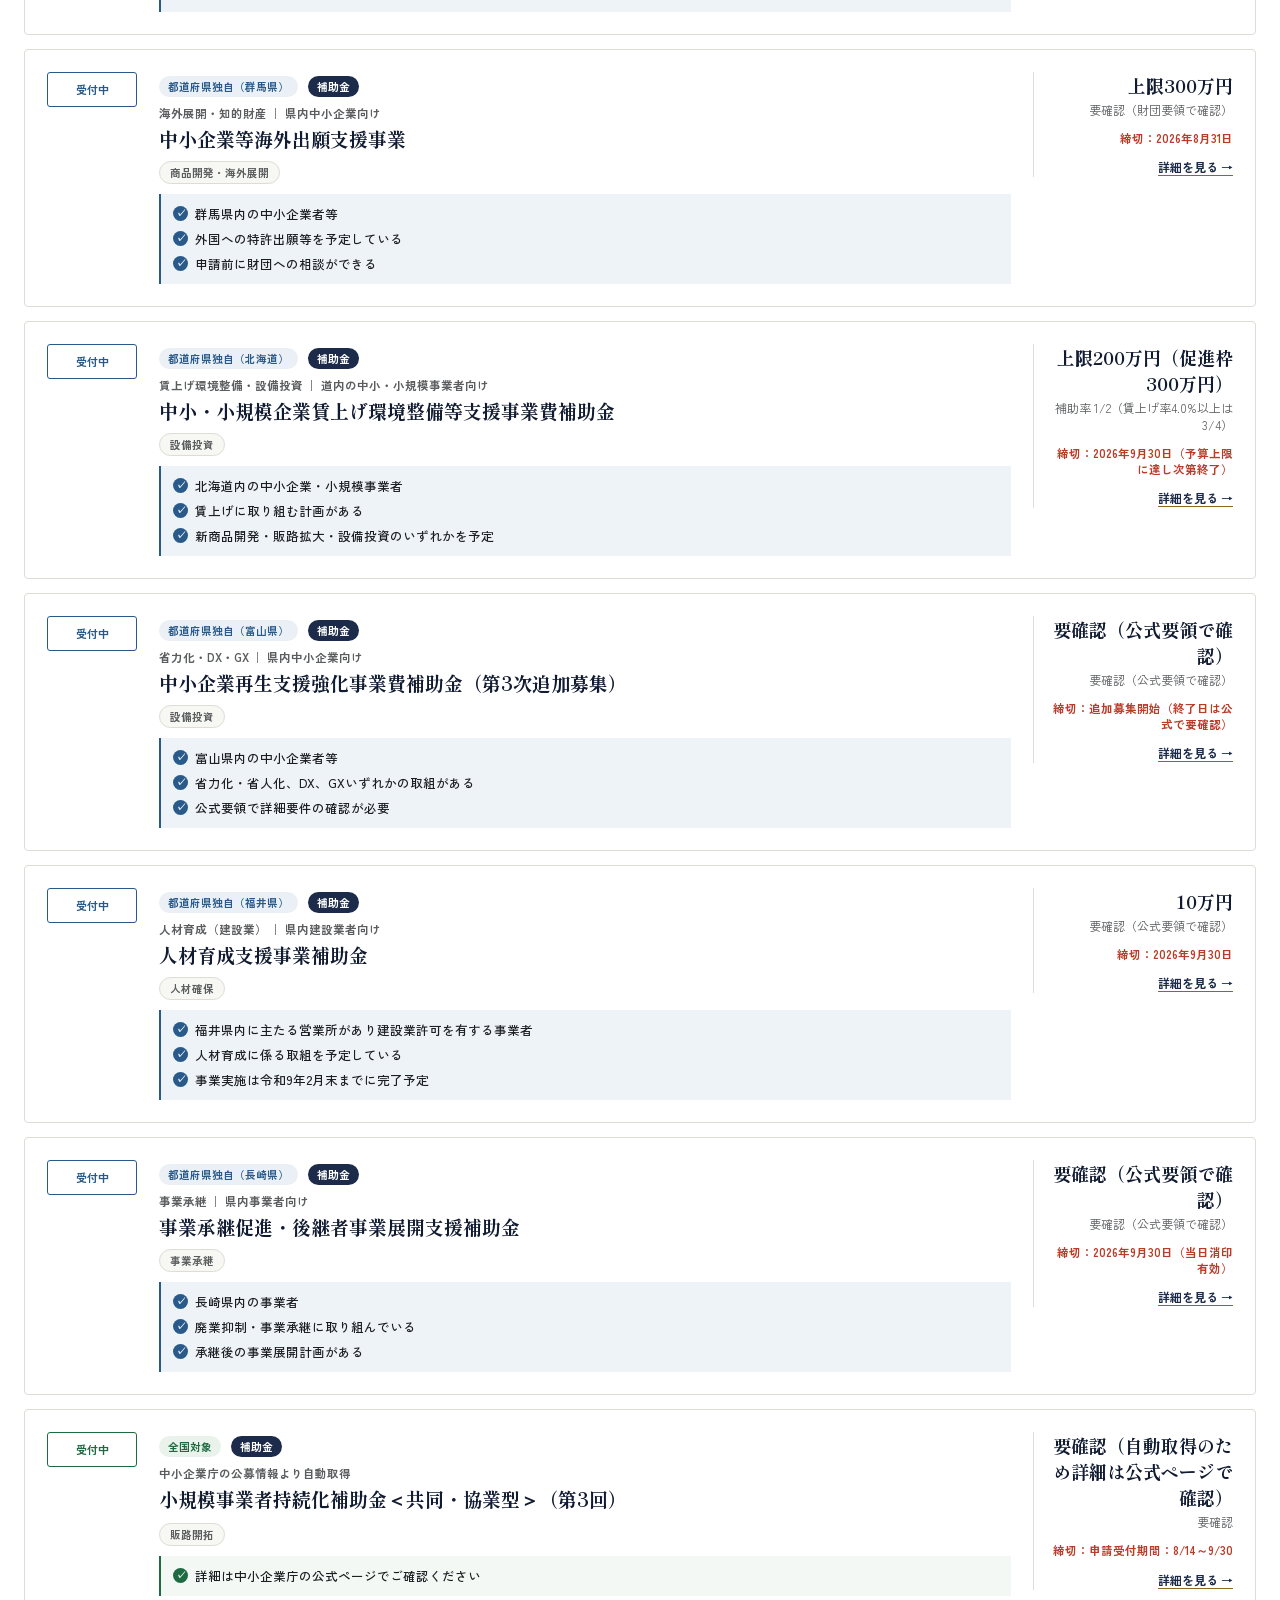
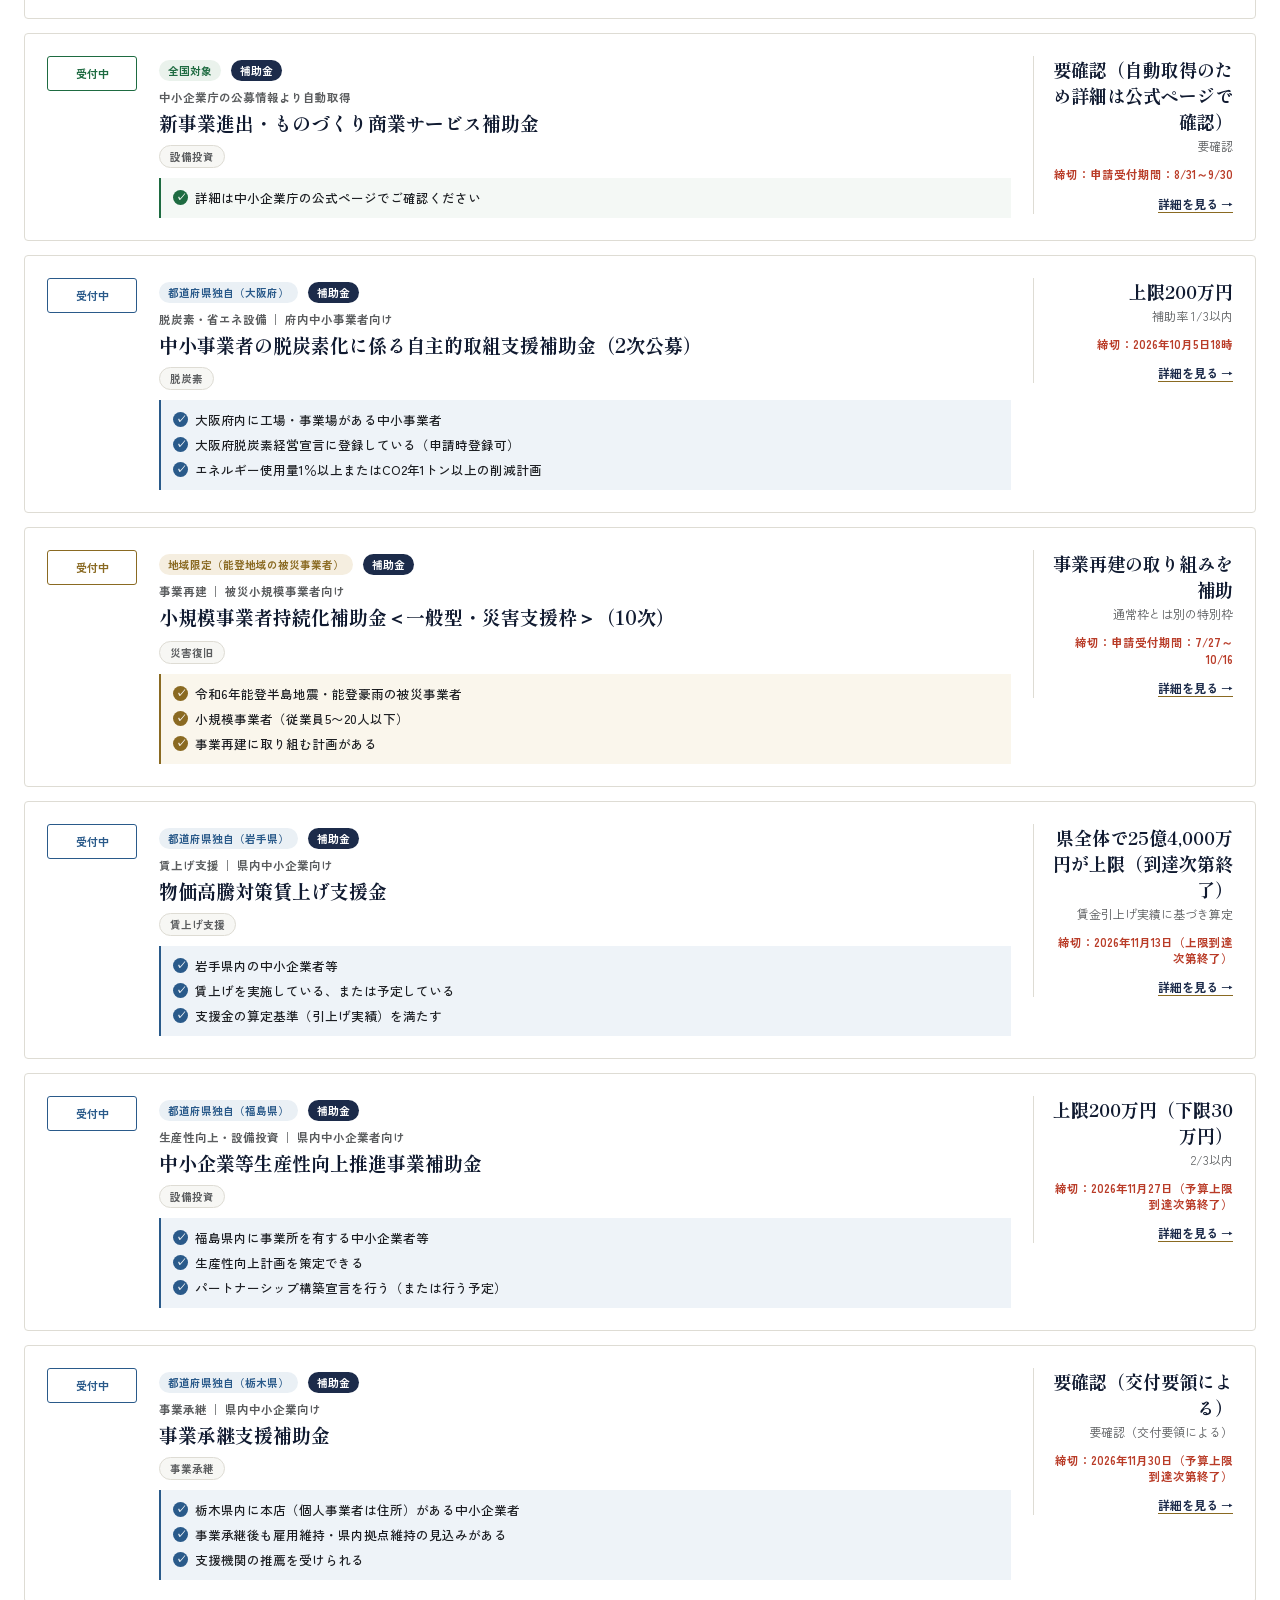
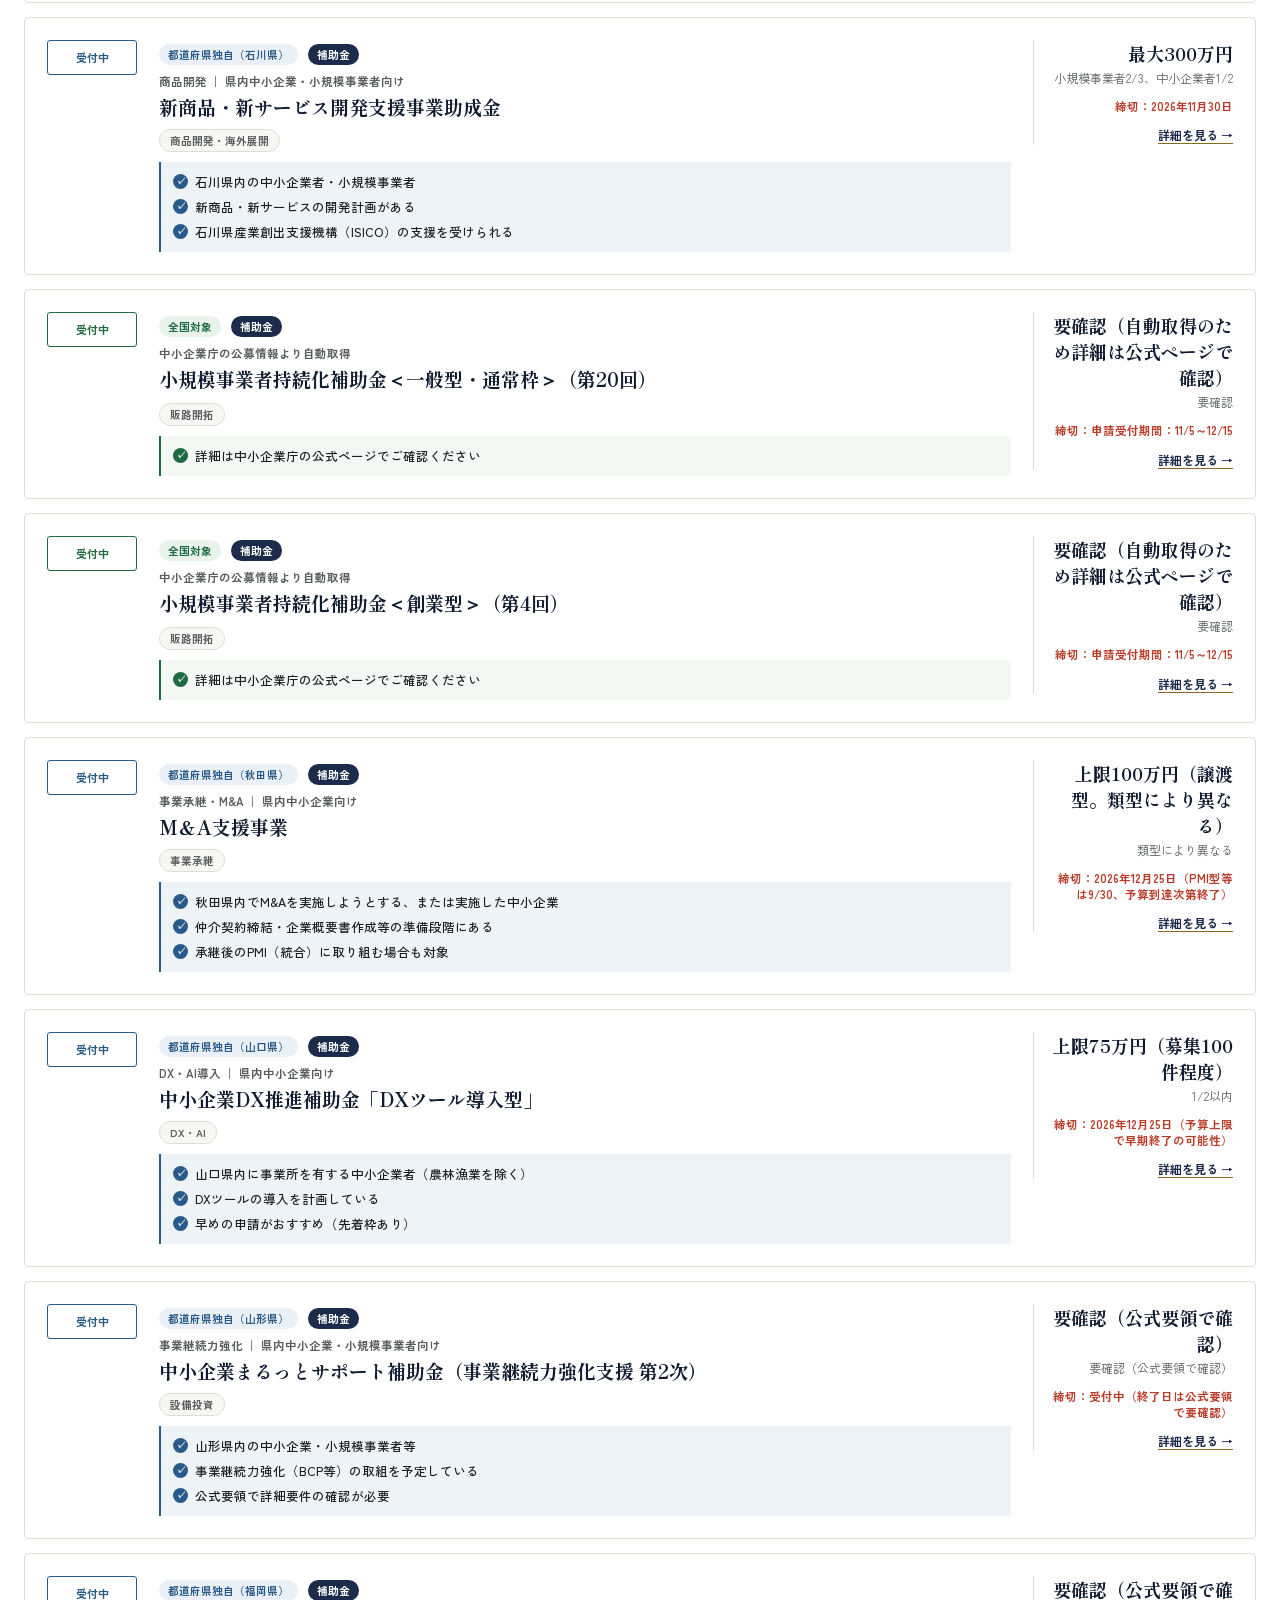
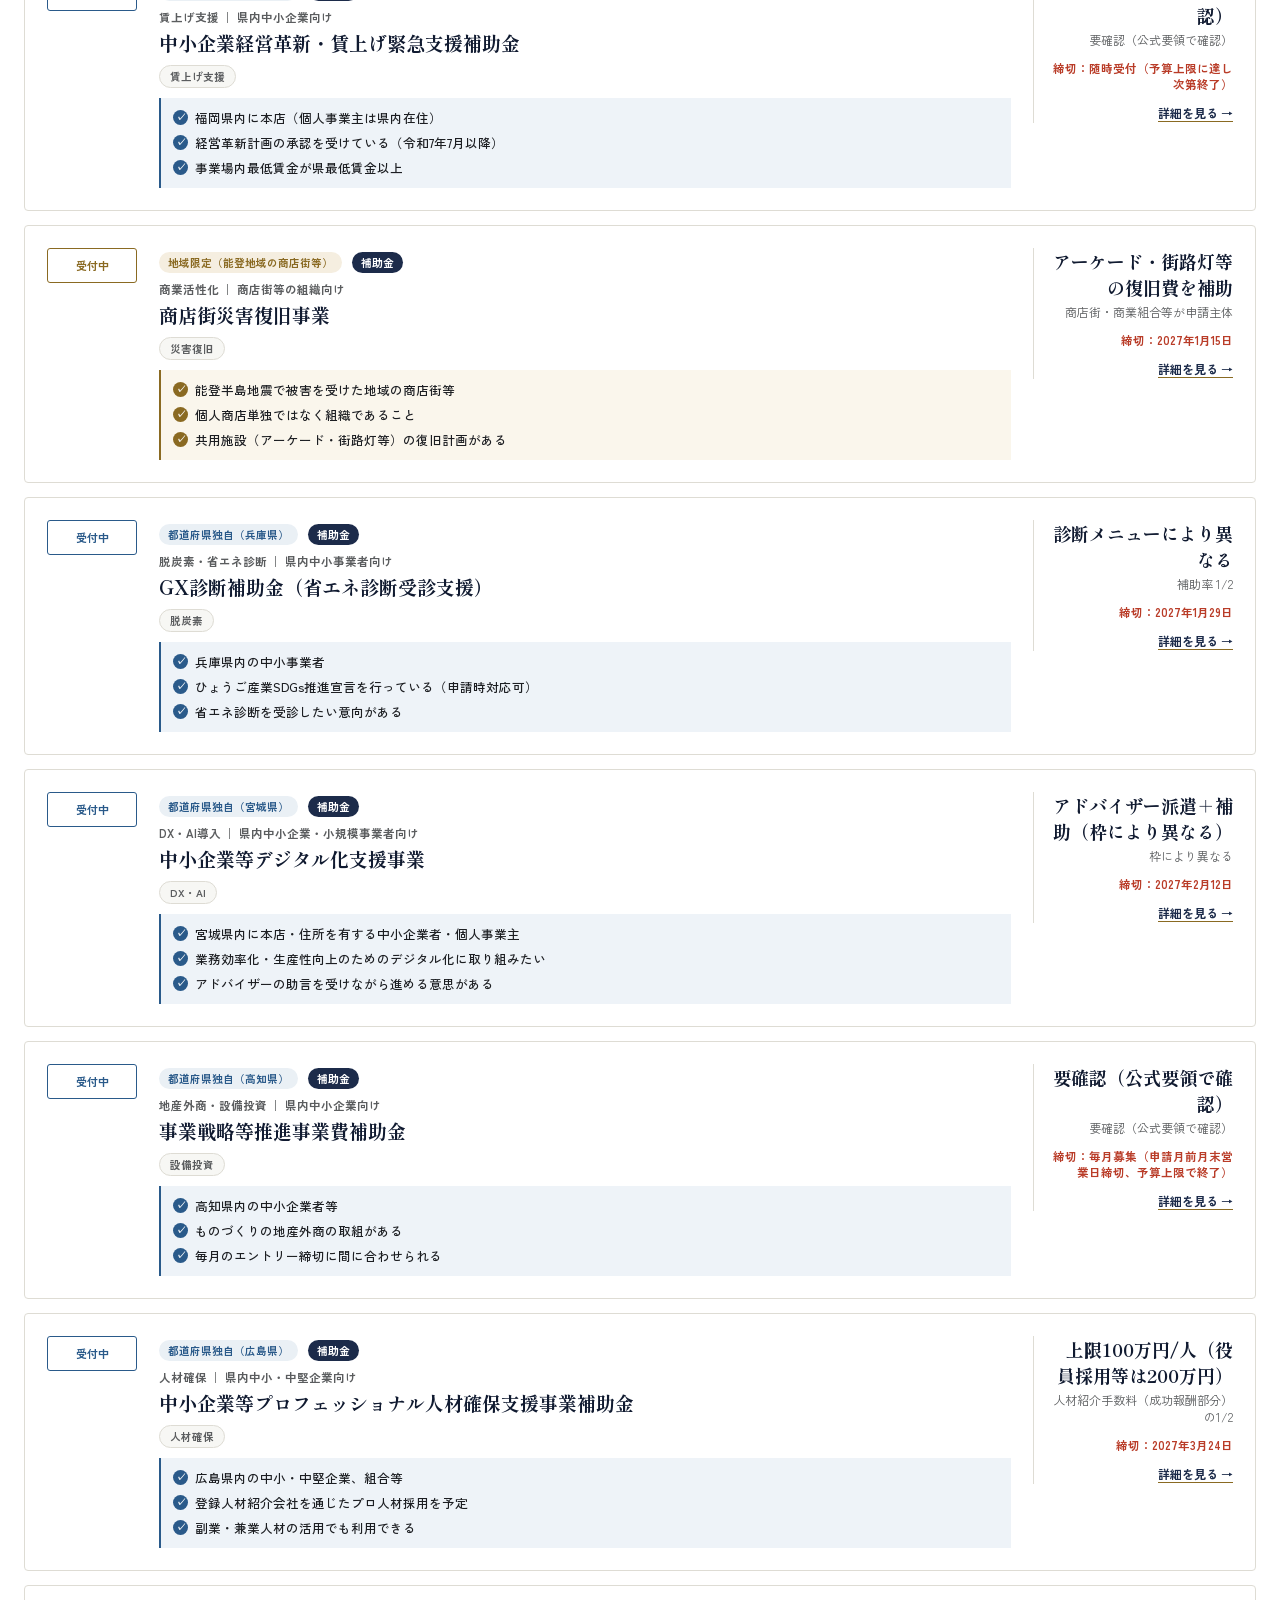
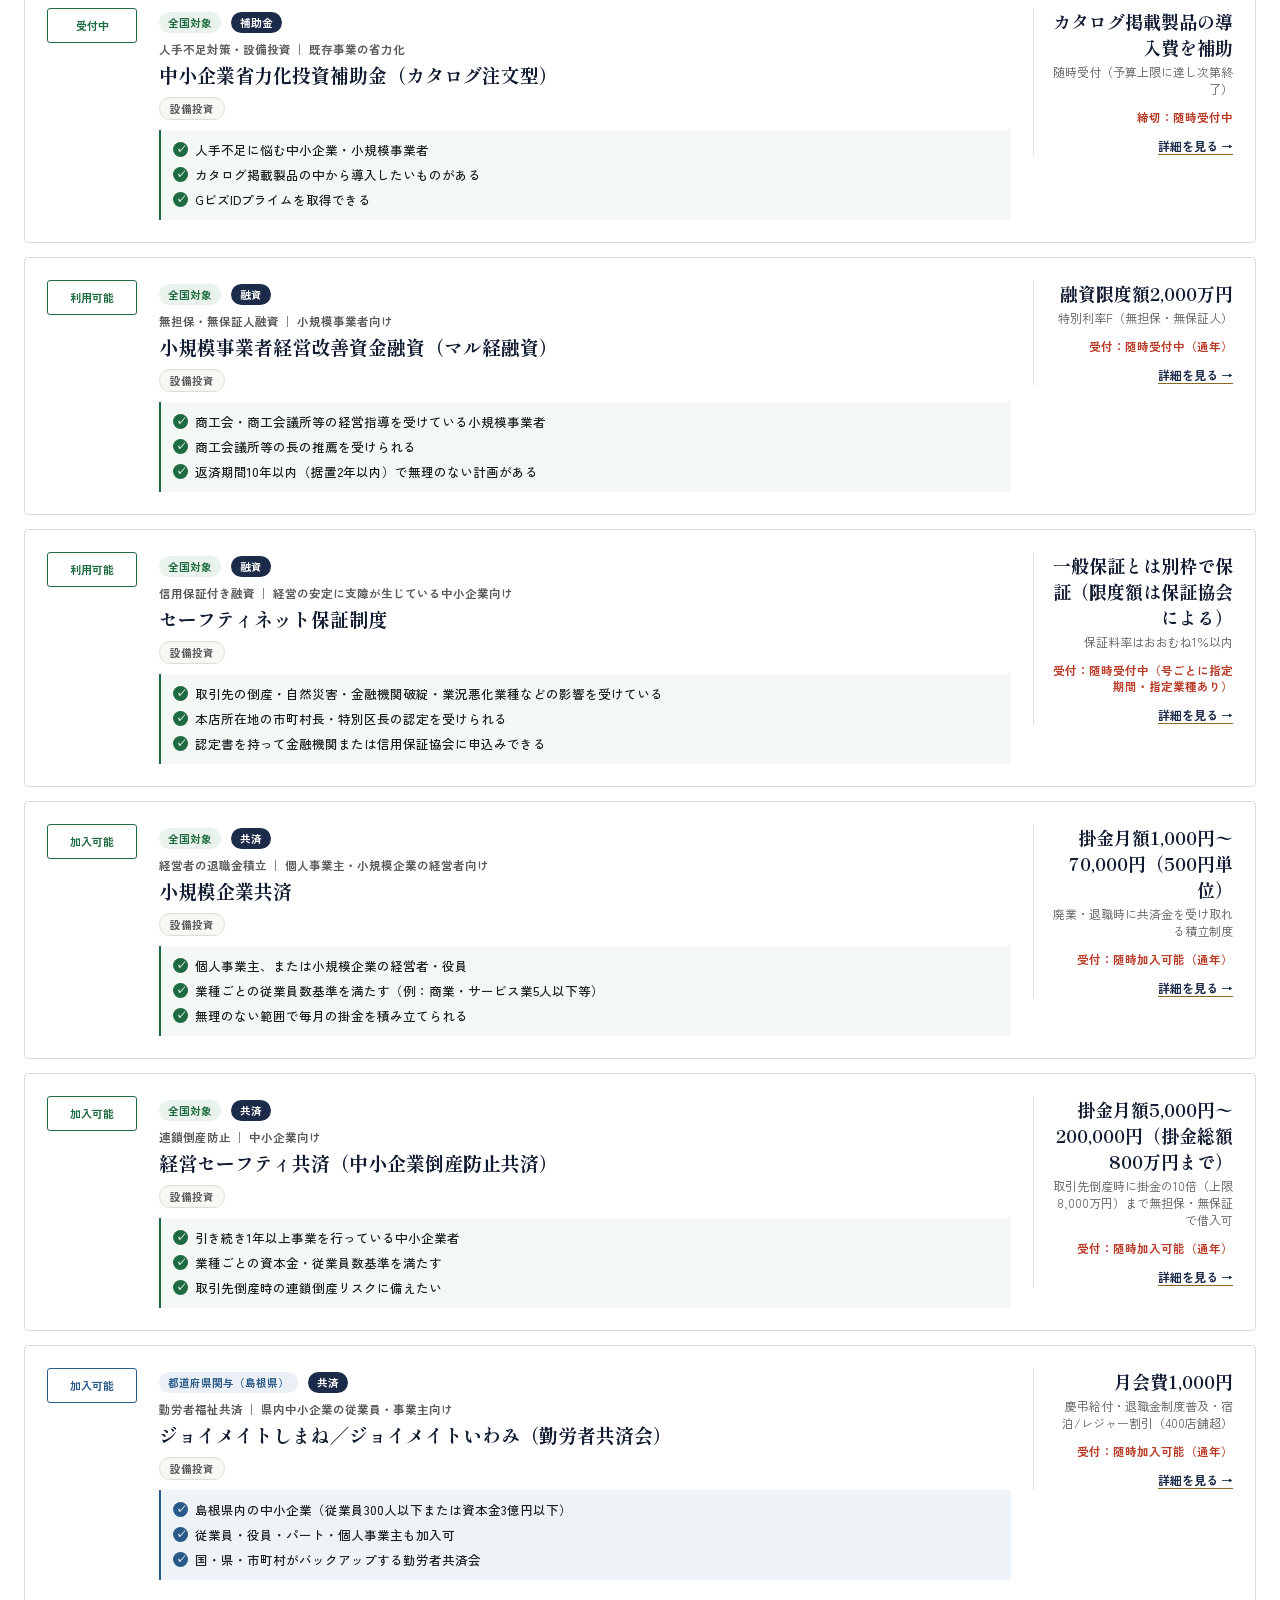
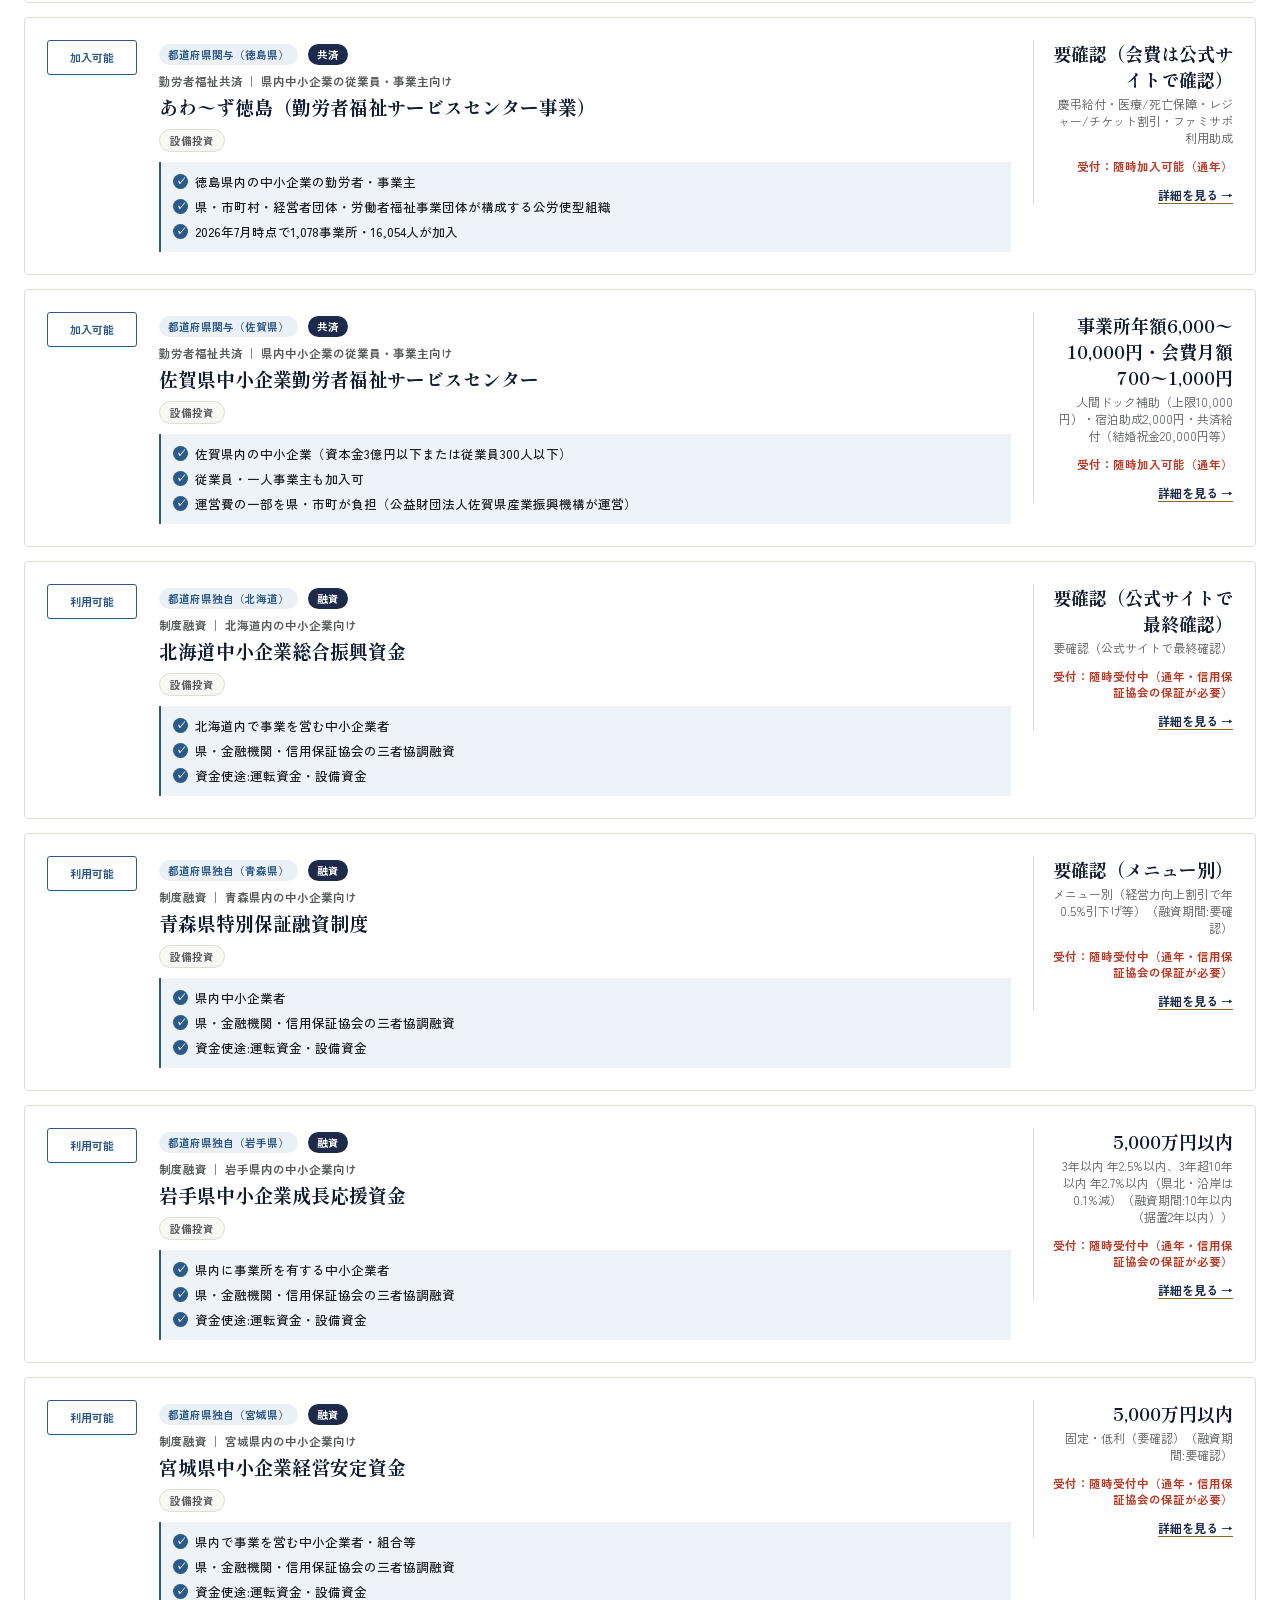
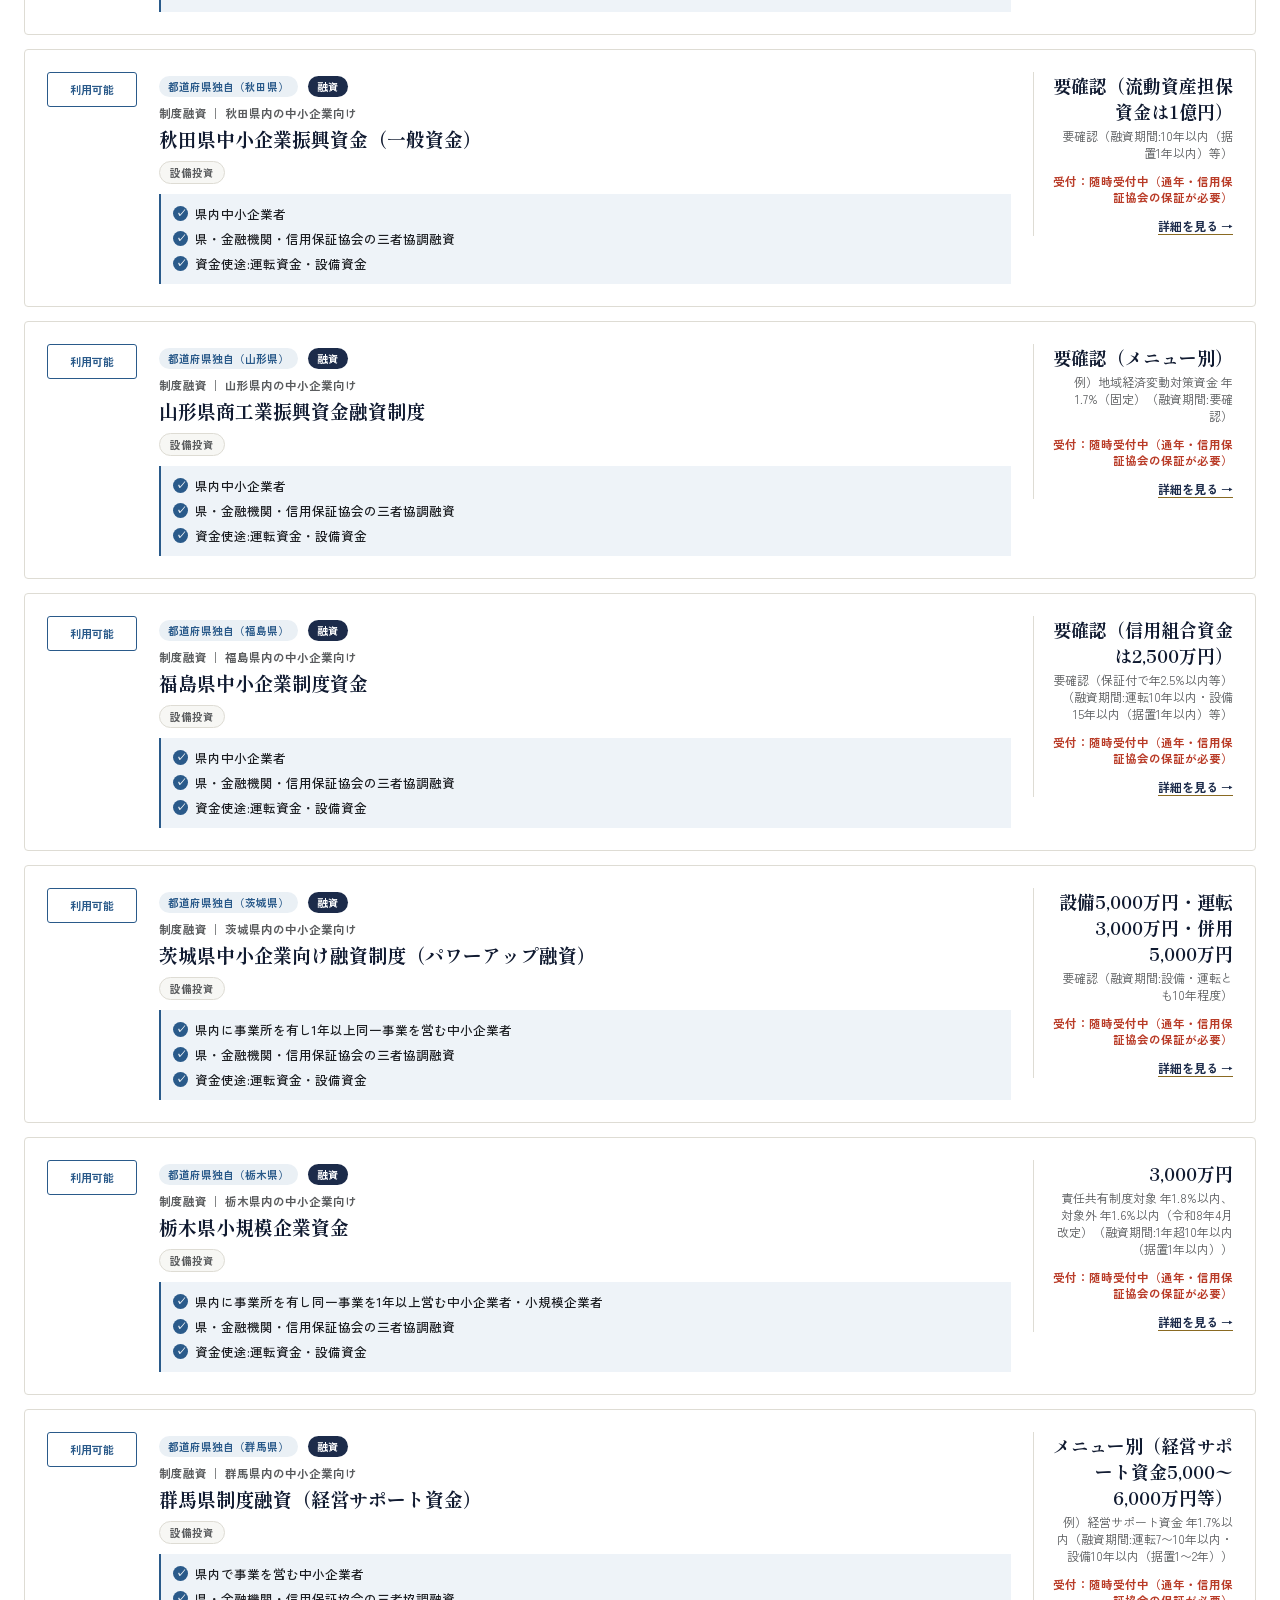
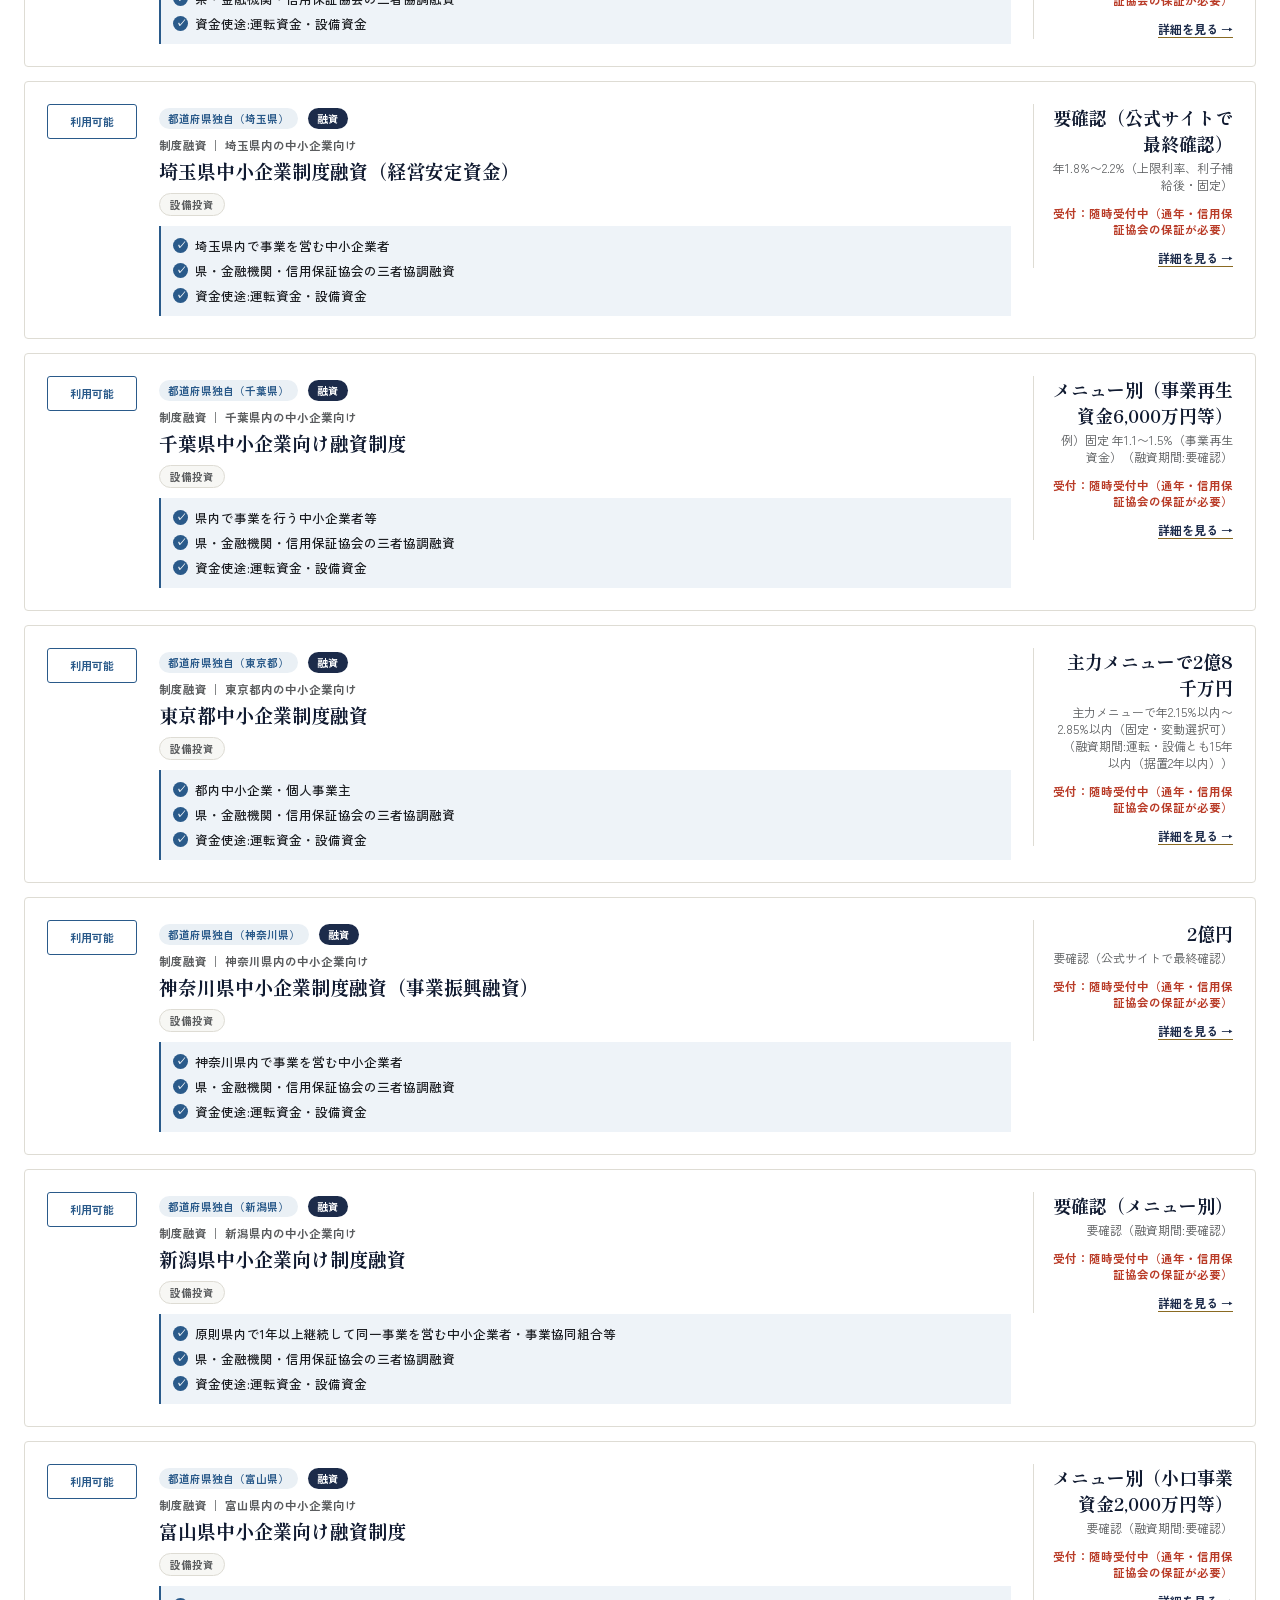
<file: site/search.html>
<!DOCTYPE html>
<html lang="ja">
<head>
<meta charset="UTF-8">
<meta name="viewport" content="width=device-width, initial-scale=1.0">
<title>補助金を探す ｜ 補助金台帳</title>
<link rel="preconnect" href="https://fonts.googleapis.com">
<link rel="preconnect" href="https://fonts.gstatic.com" crossorigin>
<link href="https://fonts.googleapis.com/css2?family=Shippori+Mincho:wght@400;500;600;700;800&family=Zen+Kaku+Gothic+New:wght@400;500;700;900&display=swap" rel="stylesheet">
<style>
  :root{
    --bg:#FFFFFF; --bg-soft:#F7F7F4; --line:#DEDCD4; --line-strong:#C7C4B8;
    --navy:#1C2B4A; --navy-deep:#101A30; --vermillion:#B93C28; --gold:#8A6A22;
    --text:#1C1E22; --text-sub:#5B5D5F; --status-open:#1E6B41; --status-note:#8A6A22;
  }
  *{box-sizing:border-box;}
  body{margin:0; background:var(--bg); color:var(--text); font-family:'Zen Kaku Gothic New', sans-serif; -webkit-font-smoothing:antialiased;}
  a{color:inherit;}

  .topbar{background:var(--bg); border-bottom:1px solid var(--line); padding:16px 24px;}
  .topbar-inner{max-width:1280px; margin:0 auto; display:flex; align-items:center; justify-content:space-between; flex-wrap:wrap; gap:12px;}
  .brand{font-family:'Shippori Mincho', serif; font-weight:800; font-size:19px; display:flex; align-items:center; gap:9px; color:var(--navy-deep);}
  .brand .mark{display:inline-flex; align-items:center; justify-content:center; width:26px; height:26px; border:1.5px solid var(--vermillion); color:var(--vermillion); border-radius:50%; font-size:12px; font-weight:700;}
  .topnav a{font-size:13.5px; font-weight:600; text-decoration:none; color:var(--text-sub); margin-left:26px; border-bottom:2px solid transparent; padding-bottom:4px;}
  .topnav a:hover, .topnav a.active{color:var(--navy-deep); border-color:var(--vermillion);}

  .page-head{max-width:1280px; margin:0 auto; padding:32px 24px 0;}
  .page-head h1{font-family:'Shippori Mincho', serif; font-size:clamp(22px, 3vw, 30px); margin:0 0 8px; color:var(--navy-deep);}
  .page-head p{font-size:13.5px; color:var(--text-sub); margin:0 0 20px; max-width:700px; line-height:1.85;}

  .searchbar-wrap{max-width:1280px; margin:0 auto; padding:0 24px 8px;}
  .searchbar{background:var(--bg-soft); border:1px solid var(--line); border-radius:6px; padding:22px 22px 18px;}
  .searchbar-grid{display:grid; grid-template-columns:1fr 1fr 1fr auto; gap:14px; align-items:end;}
  .sb-field label{display:block; font-size:11.5px; font-weight:700; color:var(--text-sub); margin-bottom:7px; letter-spacing:0.02em;}
  .sb-field select{
    width:100%; padding:12px 12px; font-family:inherit; font-size:14px; font-weight:600;
    border:1.5px solid var(--line-strong); border-radius:4px;
    background:#fff url("data:image/svg+xml;charset=UTF-8,%3Csvg xmlns='http://www.w3.org/2000/svg' width='10' height='6'%3E%3Cpath d='M0 0l5 6 5-6z' fill='%235B5D5F'/%3E%3C/svg%3E") no-repeat right 14px center;
    appearance:none; color:var(--text); cursor:pointer;
  }
  .sb-field select:focus{outline:2px solid var(--navy); outline-offset:1px;}
  .sb-search-btn{padding:12.5px 30px; background:var(--vermillion); color:#fff; font-family:inherit; font-size:14.5px; font-weight:700; border:none; border-radius:4px; cursor:pointer; white-space:nowrap; letter-spacing:0.02em;}
  .sb-search-btn:hover{background:#9E3320;}

  .searchbar-sub{display:flex; align-items:center; gap:14px; margin-top:16px; padding-top:16px; border-top:1px solid var(--line); flex-wrap:wrap;}
  .sb-sub-label{font-size:11.5px; font-weight:700; color:var(--text-sub);}
  .kw-box{display:flex; flex:1; min-width:220px; border:1.5px solid var(--line-strong); border-radius:4px; background:#fff;}
  .kw-box input{flex:1; border:none; outline:none; padding:10px 12px; font-family:inherit; font-size:13.5px; color:var(--text); background:transparent;}
  .chip-toggle{font-family:inherit; font-size:12.5px; font-weight:600; padding:8px 14px; border:1.5px solid var(--line-strong); background:#fff; color:var(--text-sub); border-radius:999px; cursor:pointer;}

  .category-tabs{display:flex; gap:8px; max-width:1280px; margin:0 auto 4px; flex-wrap:wrap;}
  .cat-tab{
    font-family:inherit; font-size:14px; font-weight:700;
    padding:11px 22px; border:1.5px solid var(--line-strong); border-radius:999px;
    background:#fff; color:var(--text-sub); cursor:pointer;
    display:flex; align-items:center; gap:8px;
  }
  .cat-tab:hover{border-color:var(--navy);}
  .cat-tab.active{background:var(--navy); border-color:var(--navy); color:#fff;}
  .cat-count{
    font-size:11.5px; font-weight:700; padding:1px 8px; border-radius:999px;
    background:rgba(0,0,0,0.06); color:inherit;
  }
  .cat-tab.active .cat-count{background:rgba(255,255,255,0.25);}

  .layout{max-width:1280px; margin:0 auto; padding:24px 24px 80px;}
  .results-bar{display:flex; justify-content:space-between; align-items:center; margin-bottom:18px; padding-bottom:14px; border-bottom:1px solid var(--line); font-size:12.5px; color:var(--text-sub); flex-wrap:wrap; gap:10px;}
  .results-count strong{color:var(--navy-deep); font-family:'Shippori Mincho', serif; font-size:18px;}
  .sort-select{font-family:inherit; font-size:12.5px; font-weight:600; border:1.5px solid var(--line-strong); background:#fff; border-radius:4px; padding:8px 12px; color:var(--text);}

  .result-card{display:grid; grid-template-columns:90px 1fr 200px; gap:22px; align-items:start; padding:22px 22px; border:1px solid var(--line); border-radius:4px; background:#fff; margin-bottom:14px; transition:border-color .15s ease, box-shadow .15s ease;}
  .result-card:hover{border-color:var(--line-strong); box-shadow:0 2px 10px rgba(28,30,34,0.06);}
  .r-badge{padding:9px 4px; border:1.5px solid var(--status-open); color:var(--status-open); border-radius:3px; text-align:center; font-weight:700; font-size:11px; line-height:1.4;}
  .result-card[data-scope="regional"] .r-badge{border-color:var(--status-note); color:var(--status-note);}
  .result-card[data-scope="prefecture"] .r-badge{border-color:#2A5A8A; color:#2A5A8A;}

  .scope-tag{display:inline-block; font-size:10.5px; font-weight:700; padding:3px 9px; border-radius:999px; margin-bottom:8px;}
  .scope-tag.nationwide{background:#EAF2EC; color:var(--status-open);}
  .scope-tag.regional{background:#F5EEE0; color:var(--status-note);}
  .scope-tag.prefecture{background:#EAF0F5; color:#2A5A8A;}
  .cat-pill{
    display:inline-block; font-size:10.5px; font-weight:700; padding:3px 9px; border-radius:999px;
    margin-bottom:8px; margin-left:6px; background:var(--navy); color:#fff;
  }

  .r-body .r-kicker{font-size:11.5px; color:var(--text-sub); margin-bottom:4px; font-weight:600;}
  .r-body .r-title{font-family:'Shippori Mincho', serif; font-size:19px; font-weight:700; margin:0 0 9px; color:var(--navy-deep);}
  .r-tags{display:flex; flex-wrap:wrap; gap:6px; margin-bottom:10px;}
  .r-tag{font-size:10.5px; font-weight:600; padding:3px 10px; background:var(--bg-soft); color:var(--text-sub); border:1px solid var(--line); border-radius:999px;}
  .r-eligibility{background:#F4F8F5; border-left:2.5px solid var(--status-open); padding:10px 12px;}
  .result-card[data-scope="regional"] .r-eligibility{background:#FAF6EC; border-left-color:var(--status-note);}
  .result-card[data-scope="prefecture"] .r-eligibility{background:#EEF3F8; border-left-color:#2A5A8A;}
  .r-check-list{display:flex; flex-direction:column; gap:5px;}
  .r-check-item{display:flex; align-items:flex-start; gap:7px; font-size:12.5px; line-height:1.6; color:var(--text); font-weight:500;}
  .r-check-item .mark{flex-shrink:0; width:15px; height:15px; border-radius:50%; background:var(--status-open); color:#fff; font-size:10px; font-weight:700; display:flex; align-items:center; justify-content:center; margin-top:2px;}
  .result-card[data-scope="regional"] .r-check-item .mark{background:var(--status-note);}
  .result-card[data-scope="prefecture"] .r-check-item .mark{background:#2A5A8A;}

  .r-figures{text-align:right; padding-left:18px; border-left:1px solid var(--line);}
  .r-figures .cap{font-family:'Shippori Mincho', serif; font-size:18px; font-weight:700; color:var(--navy-deep);}
  .r-figures .rate{font-size:12px; color:var(--text-sub); margin-top:3px;}
  .r-figures .deadline{font-size:11.5px; color:var(--vermillion); margin-top:12px; font-weight:700;}
  .r-figures a{display:inline-block; margin-top:12px; font-size:12px; color:var(--navy); font-weight:700; text-decoration:none; border-bottom:1.5px solid var(--gold);}
  .r-figures a:hover{color:var(--vermillion); border-color:var(--vermillion);}

  .empty-state{text-align:center; padding:70px 20px; color:var(--text-sub); font-size:14px; border:1.5px dashed var(--line-strong); border-radius:4px;}
  .scale-note{margin-top:28px; padding:18px 20px; background:var(--bg-soft); border-left:3px solid var(--navy); font-size:12px; line-height:1.85; color:var(--text-sub); border-radius:0 3px 3px 0;}

  @media (max-width:900px){
    .searchbar-grid{grid-template-columns:1fr 1fr;}
    .result-card{grid-template-columns:64px 1fr; grid-template-rows:auto auto;}
    .r-figures{grid-column:1/-1; text-align:left; border-left:none; border-top:1px solid var(--line); padding:14px 0 0; margin-top:8px;}
  }
  @media (max-width:520px){.searchbar-grid{grid-template-columns:1fr;}}
</style>
</head>
<body>

<div class="topbar">
  <div class="topbar-inner">
    <div class="brand"><span class="mark">印</span>補助金台帳</div>
    <nav class="topnav">
      <a href="index.html">一覧（台帳）</a>
      <a href="search.html" class="active">条件で探す</a>
    </nav>
  </div>
</div>

<div class="page-head">
  <h1>条件を選んで探す</h1>
  <p>区分（補助金・融資・共済）・都道府県・事業規模・目的を選んで検索すると、条件に合う制度が一覧表示されます。<strong>今日時点（2026年8月10日）で実際に利用できる制度を全量掲載</strong>しています。中小企業庁（国）の補助金2件、能登地域限定の補助金3件、都道府県独自の補助金25件、国の融資・共済4件、都道府県の制度融資47件、都道府県関与の勤労者福祉共済3件（島根・徳島・佐賀）を統合しています（計84件）。</p>
</div>

<div class="searchbar-wrap" style="padding-bottom:0;">
  <div class="category-tabs">
    <button class="cat-tab active" data-category="all">すべて<span class="cat-count" id="cnt-all">84</span></button>
    <button class="cat-tab" data-category="補助金">補助金<span class="cat-count" id="cnt-hojo">30</span></button>
    <button class="cat-tab" data-category="融資">融資<span class="cat-count" id="cnt-yushi">49</span></button>
    <button class="cat-tab" data-category="共済">共済<span class="cat-count" id="cnt-kyosai">5</span></button>
  </div>
</div>

<div class="searchbar-wrap">
  <div class="searchbar">
    <div class="searchbar-grid">
      <div class="sb-field">
        <label for="f-pref">都道府県</label>
        <select id="f-pref">
          <option value="all">指定しない（全国＋地域限定を表示）</option>
          <option value="nationwide">全国対象の制度のみ</option>
          <option value="noto">石川県・富山県（能登地域・被災事業者向け）</option>
          <optgroup label="都道府県から選ぶ（融資は全47・補助金は確認済み25）">
            <option value="hokkaido">北海道</option>
            <option value="aomori">青森県</option>
            <option value="iwate">岩手県</option>
            <option value="miyagi">宮城県</option>
            <option value="akita">秋田県</option>
            <option value="yamagata">山形県</option>
            <option value="fukushima">福島県</option>
            <option value="ibaraki">茨城県</option>
            <option value="tochigi">栃木県</option>
            <option value="gunma">群馬県</option>
            <option value="saitama">埼玉県</option>
            <option value="chiba">千葉県</option>
            <option value="tokyo">東京都</option>
            <option value="kanagawa">神奈川県</option>
            <option value="niigata">新潟県</option>
            <option value="toyama">富山県</option>
            <option value="ishikawa">石川県</option>
            <option value="fukui">福井県</option>
            <option value="yamanashi">山梨県</option>
            <option value="nagano">長野県</option>
            <option value="gifu">岐阜県</option>
            <option value="shizuoka">静岡県</option>
            <option value="aichi">愛知県</option>
            <option value="mie">三重県</option>
            <option value="shiga">滋賀県</option>
            <option value="kyoto">京都府</option>
            <option value="osaka">大阪府</option>
            <option value="hyogo">兵庫県</option>
            <option value="nara">奈良県</option>
            <option value="wakayama">和歌山県</option>
            <option value="tottori">鳥取県</option>
            <option value="shimane">島根県</option>
            <option value="okayama">岡山県</option>
            <option value="hiroshima">広島県</option>
            <option value="yamaguchi">山口県</option>
            <option value="tokushima">徳島県</option>
            <option value="kagawa">香川県</option>
            <option value="ehime">愛媛県</option>
            <option value="kochi">高知県</option>
            <option value="fukuoka">福岡県</option>
            <option value="saga">佐賀県</option>
            <option value="nagasaki">長崎県</option>
            <option value="kumamoto">熊本県</option>
            <option value="oita">大分県</option>
            <option value="miyazaki">宮崎県</option>
            <option value="kagoshima">鹿児島県</option>
            <option value="okinawa">沖縄県</option>
          </optgroup>
        </select>
      </div>
      <div class="sb-field">
        <label for="f-scale">事業規模（利用条件の大枠）</label>
        <select id="f-scale">
          <option value="all">指定しない</option>
          <option value="小規模5">小規模事業者（5人以下：商業・サービス業）</option>
          <option value="小規模20">小規模事業者（20人以下：それ以外の業種）</option>
          <option value="中小企業100">中小企業（〜100人・卸売/サービス業）</option>
          <option value="中小企業300">中小企業（〜300人・製造/建設/運輸業）</option>
          <option value="組織">商店街・組合等の組織</option>
        </select>
      </div>
      <div class="sb-field">
        <label for="f-purpose">目的</label>
        <select id="f-purpose">
          <option value="all">指定しない</option>
          <option value="DX・AI">DX・AI導入</option>
          <option value="設備投資">設備投資</option>
          <option value="脱炭素">脱炭素・省エネ</option>
          <option value="賃上げ支援">賃上げ支援</option>
          <option value="事業承継">事業承継・M&A</option>
          <option value="商品開発・海外展開">商品開発・海外展開</option>
          <option value="人材確保">人材確保</option>
          <option value="災害復旧">災害復旧・事業再建</option>
        </select>
      </div>
      <button class="sb-search-btn" id="search-btn" type="button">この条件で探す</button>
    </div>

    <div class="searchbar-sub">
      <span class="sb-sub-label">キーワード</span>
      <div class="kw-box">
        <input type="text" id="kw" placeholder="例）AI、設備、商店街、災害">
      </div>
      <button class="chip-toggle" id="reset-btn" type="button">条件をリセット</button>
    </div>
  </div>
</div>

<div class="layout">
  <div class="results-bar">
    <div class="results-count"><strong id="result-num">84</strong> 件の制度が見つかりました</div>
    <select class="sort-select" id="sort">
      <option value="deadline">締切・受付順</option>
    </select>
  </div>

  <div id="result-list"></div>

  <div class="scale-note">
    <strong>設計メモ：</strong>本ページは中小企業庁の公募情報（補助金）に加え、47都道府県を対象にResearch機能で4段階の横断調査を実施しています。①補助金は25道府県で受付期間を確認、②融資は全47都道府県の旗艦「制度融資」を特定、③融資のうち35道府県は公式パンフレットPDFで利率・限度額の確定値を追加取得（うち15道府県は完全確定、残りは概算値または要領原文での最終確認を推奨）、④共済は国の2制度に加え、都道府県が運営・費用負担する勤労者福祉共済を再調査した結果、島根・徳島・佐賀の3県のみ該当を確認（他44都道府県は市区町村単位が主流で、県レベルでは確認できず）。融資・共済は締切のある公募ではなく通年の申込・加入制度のため、「受付」欄には随時である旨を表示しています。融資の利率のうち「変動」「年2回改定」等の注記がある県（鳥取・高知など）は、登録時点の値である点にご注意ください。正式な条件は必ず各制度の公式サイト・パンフレットでご確認ください。
  </div>
</div>

<script src="data.js"></script>
<script>

let activeCategory = 'all';

function applyFilters(){
  const kw = document.getElementById('kw').value.trim();
  const pref = document.getElementById('f-pref').value;
  const scale = document.getElementById('f-scale').value;
  const purpose = document.getElementById('f-purpose').value;

  let filtered = DATA.filter(d => {
    if(activeCategory !== 'all' && d.category !== activeCategory) return false;
    if(kw && !(d.title.includes(kw) || d.kicker.includes(kw) || d.eligibility.some(e => e.includes(kw)))) return false;
    if(pref === 'nationwide' && d.scope !== 'nationwide') return false;
    if(pref === 'noto' && d.pref !== 'noto') return false;
    if(!['all','nationwide','noto'].includes(pref) && d.pref !== pref) return false;
    if(scale !== 'all' && !d.scale.includes(scale)) return false;
    if(purpose !== 'all' && !d.purpose.includes(purpose)) return false;
    return true;
  });

  filtered.sort((a,b) => new Date(a.deadline) - new Date(b.deadline));
  renderResults(filtered);
}

const CATEGORY_LABEL = {
  "補助金": {badge:"受付中", cta:"詳細を見る"},
  "融資": {badge:"利用可能", cta:"詳細を見る"},
  "共済": {badge:"加入可能", cta:"詳細を見る"}
};

function renderResults(list){
  document.getElementById('result-num').textContent = list.length;
  const container = document.getElementById('result-list');
  if(list.length === 0){
    container.innerHTML = '<div class="empty-state">条件に一致する制度が見つかりませんでした。条件を減らして再度お試しください。</div>';
    return;
  }
  container.innerHTML = list.map(d => {
    const label = CATEGORY_LABEL[d.category] || {badge:"受付中", cta:"詳細を見る"};
    return `
    <div class="result-card" data-scope="${d.scope}">
      <div class="r-badge">${label.badge}</div>
      <div class="r-body">
        <span class="scope-tag ${d.scope}">${d.scopeLabel}</span>
        <span class="cat-pill">${d.category}</span>
        <div class="r-kicker">${d.kicker}</div>
        <h3 class="r-title">${d.title}</h3>
        <div class="r-tags">${d.purpose.map(p => `<span class="r-tag">${p}</span>`).join('')}</div>
        <div class="r-eligibility">
          <div class="r-check-list">${d.eligibility.map(e => `<div class="r-check-item"><span class="mark">✓</span>${e}</div>`).join('')}</div>
        </div>
      </div>
      <div class="r-figures">
        <div class="cap">${d.amountLabel}</div>
        <div class="rate">${d.rateLabel}</div>
        <div class="deadline">${d.category === '補助金' ? '締切' : '受付'}：${d.deadlineLabel}</div>
        <a href="${d.url}" target="_blank" rel="noopener">${label.cta} →</a>
      </div>
    </div>
  `;
  }).join('');
}

function resetFilters(){
  document.getElementById('kw').value = '';
  document.getElementById('f-pref').value = 'all';
  document.getElementById('f-scale').value = 'all';
  document.getElementById('f-purpose').value = 'all';
  applyFilters();
}

document.querySelectorAll('.cat-tab').forEach(tab => {
  tab.addEventListener('click', () => {
    document.querySelectorAll('.cat-tab').forEach(t => t.classList.remove('active'));
    tab.classList.add('active');
    activeCategory = tab.dataset.category;
    applyFilters();
  });
});

// 全ての検索フィールドにイベントリスナーを登録（インラインハンドラを使わず、環境を問わず確実に動作させるため）
document.getElementById('f-pref').addEventListener('change', applyFilters);
document.getElementById('f-scale').addEventListener('change', applyFilters);
document.getElementById('f-purpose').addEventListener('change', applyFilters);
document.getElementById('sort').addEventListener('change', applyFilters);
document.getElementById('kw').addEventListener('input', applyFilters);
document.getElementById('search-btn').addEventListener('click', applyFilters);
document.getElementById('reset-btn').addEventListener('click', resetFilters);

applyFilters();
</script>

</body>
</html>
</file>
